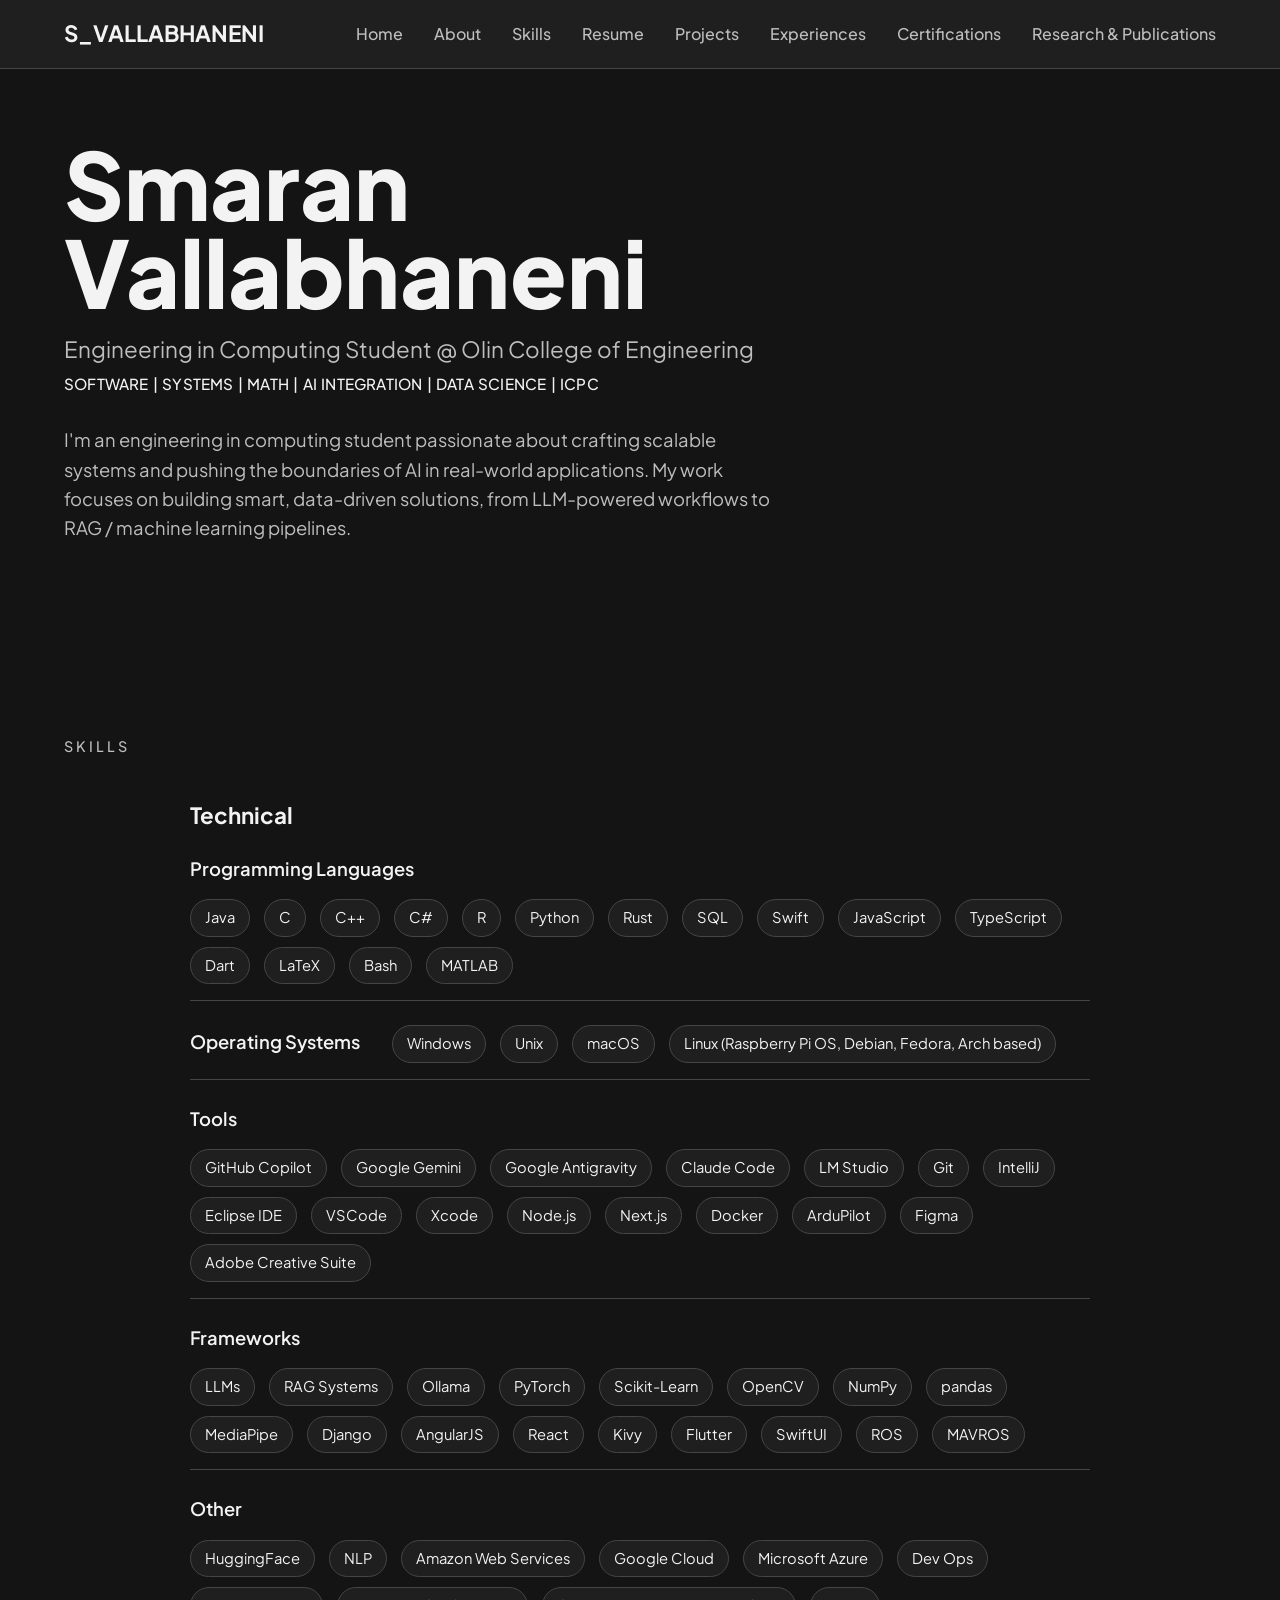
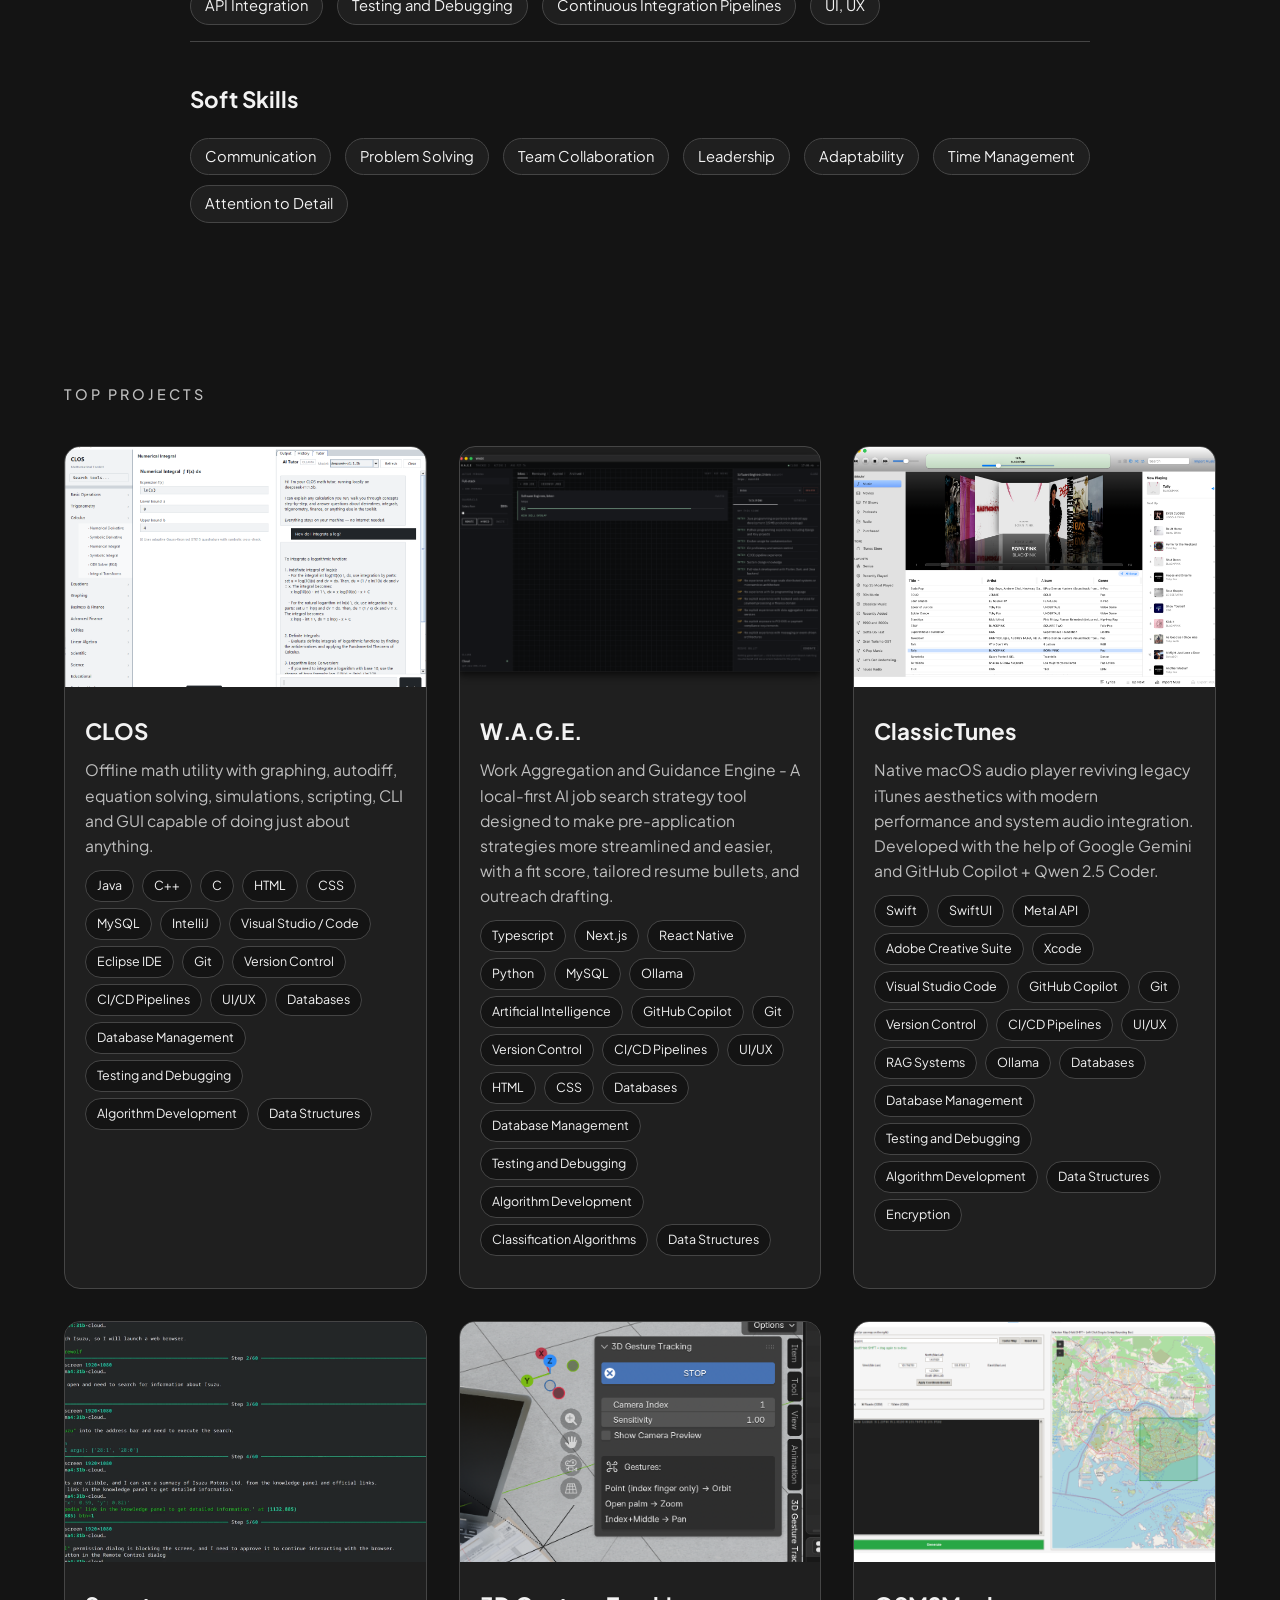
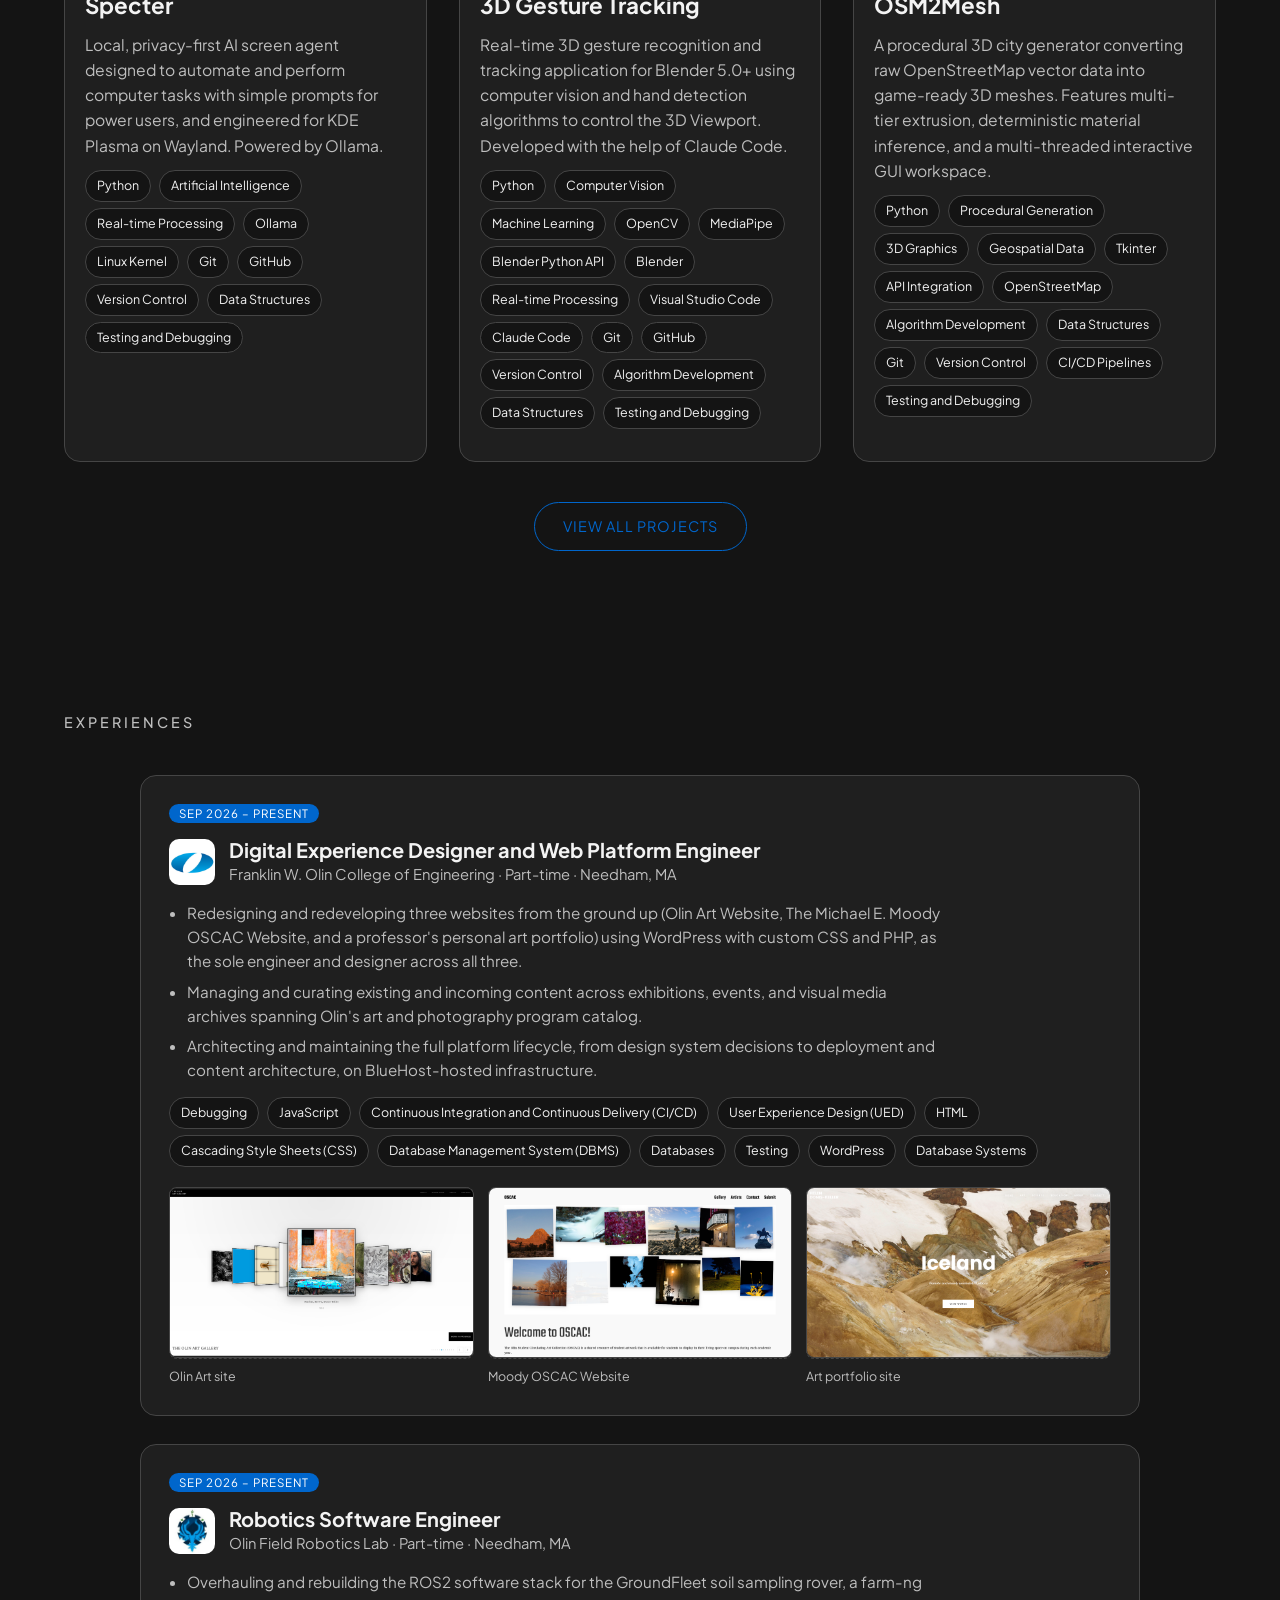
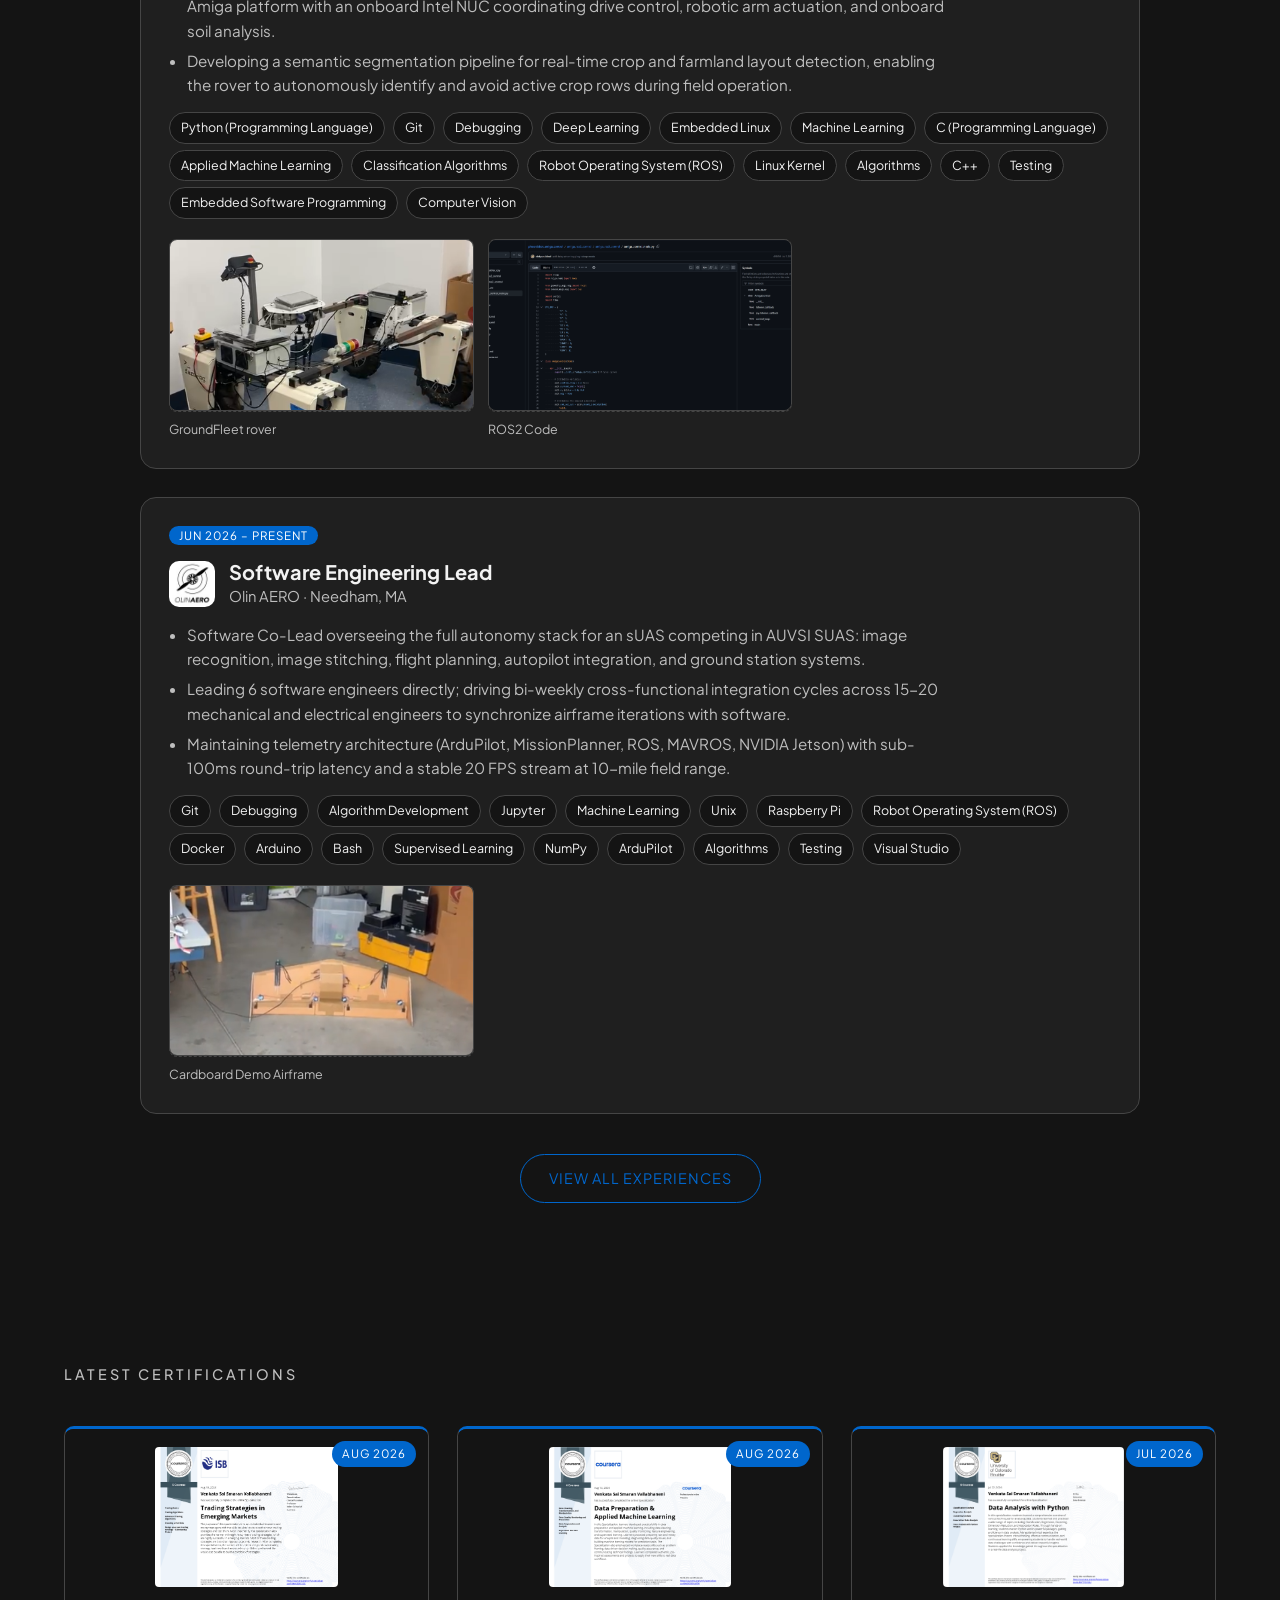
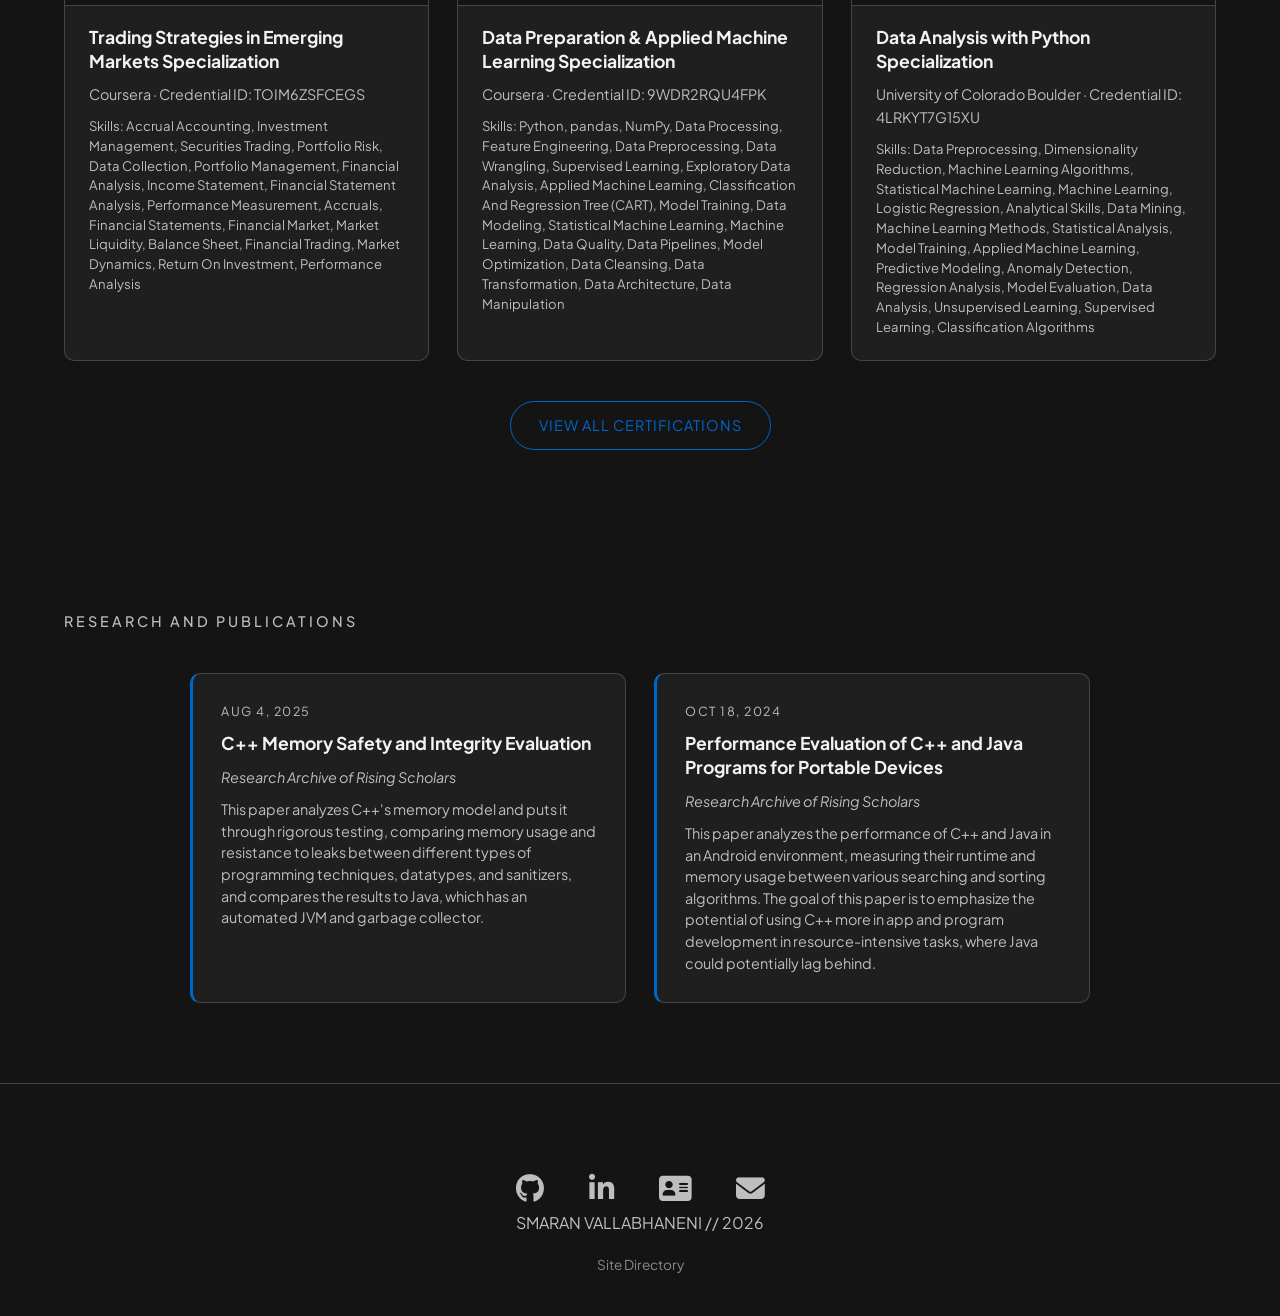
<file: index.html>
<!DOCTYPE html>
<html lang="en">
<head>
    <meta charset="UTF-8">
    <meta name="viewport" content="width=device-width, initial-scale=1.0">
    <title>Smaran Vallabhaneni</title>
    <link rel="stylesheet" href="styles.css">
    <link rel="icon" type="image/x-icon" href="images/favicon.png">
    <link rel="stylesheet" href="https://fonts.googleapis.com/css2?family=Plus+Jakarta+Sans:wght@300;400;500;600;700&display=swap">
    <link rel="stylesheet" href="https://cdnjs.cloudflare.com/ajax/libs/font-awesome/6.6.0/css/all.min.css" integrity="sha512-Kc323vGBEqzTmouAECnVceyQqyqdsSiqLQISBL29aUW4U/M7pSPA/gEUZQqv1cwx4OnYxTxve5UMg5GT6L4JJg==" crossorigin="anonymous" referrerpolicy="no-referrer" />
    <link rel="canonical" href="https://smaran-vallabhaneni.com/">
</head>
<body>
    <nav>
        <div class="container">
            <div class="nav-inner">
                <a href="index.html" class="logo">S_VALLABHANENI</a>
                <button class="hamburger" aria-label="Toggle menu">
                    <span></span>
                    <span></span>
                    <span></span>
                </button>

                <div class="nav-links desktop-nav">
                    <a href="index.html">Home</a>
                    <a href="about.html">About</a>
                    <a href="index.html#skills">Skills</a>
                    <a href="Smaran_Vallabhaneni_Resume.pdf">Resume</a>
                    <a href="projects.html">Projects</a>
                    <a href="experiences.html">Experiences</a>
                    <a href="certifications.html">Certifications</a>
                    <a href="index.html#research">Research & Publications</a>
                </div>
            </div>
        </div>
    </nav>

    <div class="mobile-menu">
        <button class="close-menu" aria-label="Close menu">×</button>
        <div class="mobile-menu-inner">
            <a href="index.html">Home</a>
            <a href="about.html">About</a>
            <a href="index.html#skills">Skills</a>
            <a href="Smaran_Vallabhaneni_Resume.pdf">Resume</a>
            <a href="projects.html">Projects</a>
            <a href="experiences.html">Experiences</a>
            <a href="certifications.html">Certifications</a>
            <a href="index.html#research">Research & Publications</a>
        </div>
    </div>

    <main class="container">

        <section class="hero" id="about">
            <h1>Smaran<br>Vallabhaneni</h1>
            <p class="hero-sub main-tagline">Engineering in Computing Student @ Olin College of Engineering</p>
            <p class="hero-sub degree-line">SOFTWARE | SYSTEMS | MATH | AI INTEGRATION | DATA SCIENCE | ICPC</p>

            <p class="hero-bio">
                I'm an engineering in computing student passionate about crafting scalable systems and pushing the boundaries of AI in real-world applications. My work focuses on building smart, data-driven solutions, from LLM-powered workflows to RAG / machine learning pipelines.
            </p>
        </section>

        <section class="section" id="skills">
            <h2 class="section-label">SKILLS</h2>

            <div class="skills-compact">

                <h3 class="group-heading">Technical</h3>
                <div class="skills-row">
                    <h3 class="compact-label">Programming Languages</h3>
                    <div class="skills-tags compact-tags">
                        <span class="skill-tag">Java</span>
                        <span class="skill-tag">C</span>
                        <span class="skill-tag">C++</span>
                        <span class="skill-tag">C#</span>
                        <span class="skill-tag">R</span>
                        <span class="skill-tag">Python</span>
                        <span class="skill-tag">Rust</span>
                        <span class="skill-tag">SQL</span>
                        <span class="skill-tag">Swift</span>
                        <span class="skill-tag">JavaScript</span>
                        <span class="skill-tag">TypeScript</span>
                        <span class="skill-tag">Dart</span>
                        <span class="skill-tag">LaTeX</span>
                        <span class="skill-tag">Bash</span>
                        <span class="skill-tag">MATLAB</span>
                    </div>
                </div>
				
                <div class="skills-row">
                    <h3 class="compact-label">Operating Systems</h3>
                    <div class="skills-tags compact-tags">
                        <span class="skill-tag">Windows</span>
                        <span class="skill-tag">Unix</span>
                        <span class="skill-tag">macOS</span>
                        <span class="skill-tag">Linux (Raspberry Pi OS, Debian, Fedora, Arch based)</span>
                    </div>
                </div>
        
                <div class="skills-row">
                    <h3 class="compact-label">Tools</h3>
                    <div class="skills-tags compact-tags">
                        <span class="skill-tag">GitHub Copilot</span>
                        <span class="skill-tag">Google Gemini</span>
                        <span class="skill-tag">Google Antigravity</span>
                        <span class="skill-tag">Claude Code</span>
                        <span class="skill-tag">LM Studio</span>
                        <span class="skill-tag">Git</span>
                        <span class="skill-tag">IntelliJ</span>
                        <span class="skill-tag">Eclipse IDE</span>
                        <span class="skill-tag">VSCode</span>
                        <span class="skill-tag">Xcode</span>
                        <span class="skill-tag">Node.js</span>
                        <span class="skill-tag">Next.js</span>
                        <span class="skill-tag">Docker</span>
                        <span class="skill-tag">ArduPilot</span>
                        <span class="skill-tag">Figma</span>
                        <span class="skill-tag">Adobe Creative Suite</span>
                    </div>
                </div>
        
                <div class="skills-row">
                    <h3 class="compact-label">Frameworks</h3>
                    <div class="skills-tags compact-tags">
                        <span class="skill-tag">LLMs</span>
                        <span class="skill-tag">RAG Systems</span>
                        <span class="skill-tag">Ollama</span>
                        <span class="skill-tag">PyTorch</span>
                        <span class="skill-tag">Scikit-Learn</span>
                        <span class="skill-tag">OpenCV</span>
                        <span class="skill-tag">NumPy</span>
                        <span class="skill-tag">pandas</span>
                        <span class="skill-tag">MediaPipe</span>
                        <span class="skill-tag">Django</span>
                        <span class="skill-tag">AngularJS</span>
                        <span class="skill-tag">React</span>
                        <span class="skill-tag">Kivy</span>
                        <span class="skill-tag">Flutter</span>
                        <span class="skill-tag">SwiftUI</span>
                        <span class="skill-tag">ROS</span>
                        <span class="skill-tag">MAVROS</span>
                    </div>
                </div>
        
                <div class="skills-row">
                    <h3 class="compact-label">Other</h3>
                    <div class="skills-tags compact-tags">
                        <span class="skill-tag">HuggingFace</span>
                        <span class="skill-tag">NLP</span>
                        <span class="skill-tag">Amazon Web Services</span>
                        <span class="skill-tag">Google Cloud</span>
                        <span class="skill-tag">Microsoft Azure</span>
                        <span class="skill-tag">Dev Ops</span>
                        <span class="skill-tag">API Integration</span>
                        <span class="skill-tag">Testing and Debugging</span>
                        <span class="skill-tag">Continuous Integration Pipelines</span>
                        <span class="skill-tag">UI, UX</span>
                    </div>
                </div>

                <h3 class="group-heading">Soft Skills</h3>
                <div class="skills-row" style="border-bottom: none; margin-bottom: 0; padding-bottom: 0;">
                    <div class="skills-tags compact-tags">
                        <span class="skill-tag">Communication</span>
                        <span class="skill-tag">Problem Solving</span>
                        <span class="skill-tag">Team Collaboration</span>
                        <span class="skill-tag">Leadership</span>
                        <span class="skill-tag">Adaptability</span>
                        <span class="skill-tag">Time Management</span>
                        <span class="skill-tag">Attention to Detail</span>
                    </div>
                </div>

            </div>
        </section>

        <section class="section" id="projects">
            <h2 class="section-label">TOP PROJECTS</h2>
            <div class="bento-grid">

                <a href="https://closapp.org/" target="_blank" class="bento-item project-link">
                    <img class="bento-img" src="images/clos.png" alt="CLOS">
                    <div class="bento-overlay">
                        <h3>CLOS</h3>
                        <p>Offline math utility with  graphing, autodiff, equation solving, simulations, scripting, CLI and GUI capable of doing just about anything.</p>
                        <div class="pills-container">
                            <span class="pill">Java</span>
                            <span class="pill">C++</span>
                            <span class="pill">C</span>
                            <span class="pill">HTML</span>
                            <span class="pill">CSS</span>
                            <span class="pill">MySQL</span>
                            <span class="pill">IntelliJ</span>
                            <span class="pill">Visual Studio / Code</span>
                            <span class="pill">Eclipse IDE</span>
                            <span class="pill">Git</span>
                            <span class="pill">Version Control</span>
                            <span class="pill">CI/CD Pipelines</span>
                            <span class="pill">UI/UX</span>
                            <span class="pill">Databases</span>
                            <span class="pill">Database Management</span>
                            <span class="pill">Testing and Debugging</span>
                            <span class="pill">Algorithm Development</span>
                            <span class="pill">Data Structures</span>
                        </div>
                    </div>
                </a>

                <a href="https://smaran-vallabhaneni.com/W.A.G.E/" target="_blank" class="bento-item project-link">
                    <img class="bento-img" src="images/wage.png" alt="W.A.G.E.">
                    <div class="bento-overlay">
                        <h3>W.A.G.E.</h3>
                        <p>Work Aggregation and Guidance Engine - A local-first AI job search strategy tool designed to make pre-application strategies more streamlined and easier, with a fit score, tailored resume bullets, and outreach drafting.</p>
                        <div class="pills-container">
                            <span class="pill">Typescript</span>
                            <span class="pill">Next.js</span>
                            <span class="pill">React Native</span>
                            <span class="pill">Python</span>
                            <span class="pill">MySQL</span>
                            <span class="pill">Ollama</span>
                            <span class="pill">Artificial Intelligence</span>
                            <span class="pill">GitHub Copilot</span>
                            <span class="pill">Git</span>
                            <span class="pill">Version Control</span>
                            <span class="pill">CI/CD Pipelines</span>
                            <span class="pill">UI/UX</span>
                            <span class="pill">HTML</span>
                            <span class="pill">CSS</span>
                            <span class="pill">Databases</span>
                            <span class="pill">Database Management</span>
                            <span class="pill">Testing and Debugging</span>
                            <span class="pill">Algorithm Development</span>
                            <span class="pill">Classification Algorithms</span>
                            <span class="pill">Data Structures</span>
                        </div>
                    </div>
                </a>

                <a href="https://smaran-vallabhaneni.com/ClassicTunes/" target="_blank" class="bento-item project-link">
                    <img class="bento-img" src="images/classictunes.png" alt="ClassicTunes">
                    <div class="bento-overlay">
                        <h3>ClassicTunes</h3>
                        <p>Native macOS audio player reviving legacy iTunes aesthetics with modern performance and system audio integration. Developed with the help of Google Gemini and GitHub Copilot + Qwen 2.5 Coder.</p>
                        <div class="pills-container">
                            <span class="pill">Swift</span>
                            <span class="pill">SwiftUI</span>
                            <span class="pill">Metal API</span>
                            <span class="pill">Adobe Creative Suite</span>
                            <span class="pill">Xcode</span>
                            <span class="pill">Visual Studio Code</span>
                            <span class="pill">GitHub Copilot</span>
                            <span class="pill">Git</span>
                            <span class="pill">Version Control</span>
                            <span class="pill">CI/CD Pipelines</span>
                            <span class="pill">UI/UX</span>
                            <span class="pill">RAG Systems</span>
                            <span class="pill">Ollama</span>
                            <span class="pill">Databases</span>
                            <span class="pill">Database Management</span>
                            <span class="pill">Testing and Debugging</span>
                            <span class="pill">Algorithm Development</span>
                            <span class="pill">Data Structures</span>
                            <span class="pill">Encryption</span>
                        </div>
                    </div>
                </a>

                <a href="https://github.com/happysmaran/Specter" target="_blank" class="bento-item project-link">
                    <img class="bento-img" src="images/specter.png" alt="3D Gesture Tracking">
                    <div class="bento-overlay">
                        <h3>Specter</h3>
                        <p>Local, privacy-first AI screen agent designed to automate and perform computer tasks with simple prompts for power users, and engineered for KDE Plasma on Wayland. Powered by Ollama.</p>
                        <div class="pills-container">
                            <span class="pill">Python</span>
                            <span class="pill">Artificial Intelligence</span>
                            <span class="pill">Real-time Processing</span>
                            <span class="pill">Ollama</span>
                            <span class="pill">Linux Kernel</span>
                            <span class="pill">Git</span>
                            <span class="pill">GitHub</span>
                            <span class="pill">Version Control</span>
                            <span class="pill">Data Structures</span>
                            <span class="pill">Testing and Debugging</span>
                        </div>
                    </div>
                </a>

                <a href="https://smaran-vallabhaneni.com/3D-Gesture-Tracking/" target="_blank" class="bento-item project-link">
                    <img class="bento-img" src="images/3dtrack.png" alt="3D Gesture Tracking">
                    <div class="bento-overlay">
                        <h3>3D Gesture Tracking</h3>
                        <p>Real-time 3D gesture recognition and tracking application for Blender 5.0+ using computer vision and hand detection algorithms to control the 3D Viewport. Developed with the help of Claude Code.</p>
                        <div class="pills-container">
                            <span class="pill">Python</span>
                            <span class="pill">Computer Vision</span>
                            <span class="pill">Machine Learning</span>
                            <span class="pill">OpenCV</span>
                            <span class="pill">MediaPipe</span>
                            <span class="pill">Blender Python API</span>
                            <span class="pill">Blender</span>
                            <span class="pill">Real-time Processing</span>
                            <span class="pill">Visual Studio Code</span>
                            <span class="pill">Claude Code</span>
                            <span class="pill">Git</span>
                            <span class="pill">GitHub</span>
                            <span class="pill">Version Control</span>
                            <span class="pill">Algorithm Development</span>
                            <span class="pill">Data Structures</span>
                            <span class="pill">Testing and Debugging</span>
                        </div>
                    </div>
                </a>

                <a href="https://github.com/happysmaran/OSM2Mesh" target="_blank" class="bento-item project-link">
                    <img class="bento-img" src="images/osm2mesh.png" alt="OSM2Mesh">
                    <div class="bento-overlay">
                        <h3>OSM2Mesh</h3>
                        <p>A procedural 3D city generator converting raw OpenStreetMap vector data into game-ready 3D meshes. Features multi-tier extrusion, deterministic material inference, and a multi-threaded interactive GUI workspace.</p>
                        <div class="pills-container">
                            <span class="pill">Python</span>
                            <span class="pill">Procedural Generation</span>
                            <span class="pill">3D Graphics</span>
                            <span class="pill">Geospatial Data</span>
                            <span class="pill">Tkinter</span>
                            <span class="pill">API Integration</span>
                            <span class="pill">OpenStreetMap</span>
                            <span class="pill">Algorithm Development</span>
                            <span class="pill">Data Structures</span>
                            <span class="pill">Git</span>
                            <span class="pill">Version Control</span>
                            <span class="pill">CI/CD Pipelines</span>
                            <span class="pill">Testing and Debugging</span>
                        </div>
                    </div>
                </a>

            </div>
            <div class="view-all-wrap">
                <a href="projects.html" class="view-all-link">View All Projects</a>
            </div>
        </section>

        <section class="section" id="experiences">
            <h2 class="section-label">EXPERIENCES</h2>
            <div class="exp-timeline">

                <article class="exp-item">
                    <div class="exp-when"><span class="exp-date">Sep 2026 – Present</span></div>
                    <div class="exp-main">
                        <header class="exp-head">
                            <img src="experiences/olin-logo.png" alt="Franklin W. Olin College of Engineering logo" class="exp-logo" onerror="this.remove()">
                            <div>
                                <h3>Digital Experience Designer and Web Platform Engineer</h3>
                                <p class="exp-card-org">Franklin W. Olin College of Engineering · Part-time · Needham, MA</p>
                            </div>
                        </header>
                        <ul class="exp-points">
                            <li>Redesigning and redeveloping three websites from the ground up (Olin Art Website, The Michael E. Moody OSCAC Website, and a professor's personal art portfolio) using WordPress with custom CSS and PHP, as the sole engineer and designer across all three.</li>
                            <li>Managing and curating existing and incoming content across exhibitions, events, and visual media archives spanning Olin's art and photography program catalog.</li>
                            <li>Architecting and maintaining the full platform lifecycle, from design system decisions to deployment and content architecture, on BlueHost-hosted infrastructure.</li>
                        </ul>
                        <div class="pills-container">
                            <span class="pill">Debugging</span>
                            <span class="pill">JavaScript</span>
                            <span class="pill">Continuous Integration and Continuous Delivery (CI/CD)</span>
                            <span class="pill">User Experience Design (UED)</span>
                            <span class="pill">HTML</span>
                            <span class="pill">Cascading Style Sheets (CSS)</span>
                            <span class="pill">Database Management System (DBMS)</span>
                            <span class="pill">Databases</span>
                            <span class="pill">Testing</span>
                            <span class="pill">WordPress</span>
                            <span class="pill">Database Systems</span>
                        </div>
                        <div class="exp-gallery">
                            <figure class="exp-slot"><img src="experiences/web-1.png" alt="Olin Art Site" loading="lazy" onerror="this.remove()"><figcaption>Olin Art site</figcaption></figure>
                            <figure class="exp-slot"><img src="experiences/web-2.png" alt="Moody OSCAC site" loading="lazy" onerror="this.remove()"><figcaption>Moody OSCAC Website</figcaption></figure>
                            <figure class="exp-slot"><img src="experiences/web-3.png" alt="Art portfolio site" loading="lazy" onerror="this.remove()"><figcaption>Art portfolio site</figcaption></figure>
                        </div>
                    </div>
                </article>

                <article class="exp-item">
                    <div class="exp-when"><span class="exp-date">Sep 2026 – Present</span></div>
                    <div class="exp-main">
                        <header class="exp-head">
                            <img src="experiences/ofrl-logo.jpeg" alt="Olin Field Robotics Lab logo" class="exp-logo" onerror="this.remove()">
                            <div>
                                <h3>Robotics Software Engineer</h3>
                                <p class="exp-card-org">Olin Field Robotics Lab · Part-time · Needham, MA</p>
                            </div>
                        </header>
                        <ul class="exp-points">
                            <li>Overhauling and rebuilding the ROS2 software stack for the GroundFleet soil sampling rover, a farm-ng Amiga platform with an onboard Intel NUC coordinating drive control, robotic arm actuation, and onboard soil analysis.</li>
                            <li>Developing a semantic segmentation pipeline for real-time crop and farmland layout detection, enabling the rover to autonomously identify and avoid active crop rows during field operation.</li>
                        </ul>
                        <div class="pills-container">
                            <span class="pill">Python (Programming Language)</span>
                            <span class="pill">Git</span>
                            <span class="pill">Debugging</span>
                            <span class="pill">Deep Learning</span>
                            <span class="pill">Embedded Linux</span>
                            <span class="pill">Machine Learning</span>
                            <span class="pill">C (Programming Language)</span>
                            <span class="pill">Applied Machine Learning</span>
                            <span class="pill">Classification Algorithms</span>
                            <span class="pill">Robot Operating System (ROS)</span>
                            <span class="pill">Linux Kernel</span>
                            <span class="pill">Algorithms</span>
                            <span class="pill">C++</span>
                            <span class="pill">Testing</span>
                            <span class="pill">Embedded Software Programming</span>
                            <span class="pill">Computer Vision</span>
                        </div>
                        <div class="exp-gallery">
                            <figure class="exp-slot"><img src="experiences/robotics-1.png" alt="GroundFleet rover" loading="lazy" onerror="this.remove()"><figcaption>GroundFleet rover</figcaption></figure>
                            <figure class="exp-slot"><img src="experiences/robotics-2.png" alt="Robotic arm" loading="lazy" onerror="this.remove()"><figcaption>ROS2 Code</figcaption></figure>
                        </div>
                    </div>
                </article>

                <article class="exp-item">
                    <div class="exp-when"><span class="exp-date">Jun 2026 – Present</span></div>
                    <div class="exp-main">
                        <header class="exp-head">
                            <img src="experiences/aero-logo.jpeg" alt="Olin AERO logo" class="exp-logo" onerror="this.remove()">
                            <div>
                                <h3>Software Engineering Lead</h3>
                                <p class="exp-card-org">Olin AERO · Needham, MA</p>
                            </div>
                        </header>
                        <ul class="exp-points">
                            <li>Software Co-Lead overseeing the full autonomy stack for an sUAS competing in AUVSI SUAS: image recognition, image stitching, flight planning, autopilot integration, and ground station systems.</li>
                            <li>Leading 6 software engineers directly; driving bi-weekly cross-functional integration cycles across 15-20 mechanical and electrical engineers to synchronize airframe iterations with software.</li>
                            <li>Maintaining telemetry architecture (ArduPilot, MissionPlanner, ROS, MAVROS, NVIDIA Jetson) with sub-100ms round-trip latency and a stable 20 FPS stream at 10-mile field range.</li>
                        </ul>
                        <div class="pills-container">
                            <span class="pill">Git</span>
                            <span class="pill">Debugging</span>
                            <span class="pill">Algorithm Development</span>
                            <span class="pill">Jupyter</span>
                            <span class="pill">Machine Learning</span>
                            <span class="pill">Unix</span>
                            <span class="pill">Raspberry Pi</span>
                            <span class="pill">Robot Operating System (ROS)</span>
                            <span class="pill">Docker</span>
                            <span class="pill">Arduino</span>
                            <span class="pill">Bash</span>
                            <span class="pill">Supervised Learning</span>
                            <span class="pill">NumPy</span>
                            <span class="pill">ArduPilot</span>
                            <span class="pill">Algorithms</span>
                            <span class="pill">Testing</span>
                            <span class="pill">Visual Studio</span>
                        </div>
                        <div class="exp-gallery">
                            <figure class="exp-slot"><img src="experiences/aero-lead-1.png" alt="Airframe" loading="lazy" onerror="this.remove()"><figcaption>Cardboard Demo Airframe</figcaption></figure>
                        </div>
                    </div>
                </article>

            </div>
            <div class="view-all-wrap">
                <a href="experiences.html" class="view-all-link">View All Experiences</a>
            </div>
        </section>

        <section class="section" id="certifications">
            <h2 class="section-label">LATEST CERTIFICATIONS</h2>
            <div class="cert-grid">

                <a href="https://www.coursera.org/account/accomplishments/specialization/TOIM6ZSFCEGS" target="_blank" class="cert-card">
                    <div class="cert-thumb">
                        <img src="certificates/isb_trading.png" alt="Trading Strategies in Emerging Markets Specialization Certificate" class="cert-thumb-img">
                        <span class="cert-card-date">Aug 2026</span>
                    </div>
                    <div class="cert-card-body">
                        <h3>Trading Strategies in Emerging Markets Specialization</h3>
                        <p class="cert-card-issuer">Coursera · Credential ID: TOIM6ZSFCEGS</p>
                        <p class="cert-card-skills">Skills: Accrual Accounting, Investment Management, Securities Trading, Portfolio Risk, Data Collection, Portfolio Management, Financial Analysis, Income Statement, Financial Statement Analysis, Performance Measurement, Accruals, Financial Statements, Financial Market, Market Liquidity, Balance Sheet, Financial Trading, Market Dynamics, Return On Investment, Performance Analysis</p>
                    </div>
                </a>

                <a href="https://www.coursera.org/account/accomplishments/specialization/9WDR2RQU4FPK" target="_blank" class="cert-card">
                    <div class="cert-thumb">
                        <img src="certificates/coursera_data_machine.png" alt="Data Preparation & Applied Machine Learning Specialization Certificate" class="cert-thumb-img">
                        <span class="cert-card-date">Aug 2026</span>
                    </div>
                    <div class="cert-card-body">
                        <h3>Data Preparation & Applied Machine Learning Specialization</h3>
                        <p class="cert-card-issuer">Coursera · Credential ID: 9WDR2RQU4FPK</p>
                        <p class="cert-card-skills">Skills: Python, pandas, NumPy, Data Processing, Feature Engineering, Data Preprocessing, Data Wrangling, Supervised Learning, Exploratory Data Analysis, Applied Machine Learning, Classification And Regression Tree (CART), Model Training, Data Modeling, Statistical Machine Learning, Machine Learning, Data Quality, Data Pipelines, Model Optimization, Data Cleansing, Data Transformation, Data Architecture, Data Manipulation</p>
                    </div>
                </a>

                <a href="https://www.coursera.org/account/accomplishments/specialization/4LRKYT7G15XU" target="_blank" class="cert-card">
                    <div class="cert-thumb">
                        <img src="certificates/ucboulder_datanalys_python.png" alt="Data Analysis with Python Specialization Certificate" class="cert-thumb-img">
                        <span class="cert-card-date">Jul 2026</span>
                    </div>
                    <div class="cert-card-body">
                        <h3>Data Analysis with Python Specialization</h3>
                        <p class="cert-card-issuer">University of Colorado Boulder · Credential ID: 4LRKYT7G15XU</p>
                        <p class="cert-card-skills">Skills: Data Preprocessing, Dimensionality Reduction, Machine Learning Algorithms, Statistical Machine Learning, Machine Learning, Logistic Regression, Analytical Skills, Data Mining, Machine Learning Methods, Statistical Analysis, Model Training, Applied Machine Learning, Predictive Modeling, Anomaly Detection, Regression Analysis, Model Evaluation, Data Analysis, Unsupervised Learning, Supervised Learning, Classification Algorithms</p>
                    </div>
                </a>

            </div>
            <div class="view-all-wrap">
                <a href="certifications.html" class="view-all-link">View All Certifications</a>
            </div>
        </section>


        <section class="section" id="research">
            <h2 class="section-label">RESEARCH AND PUBLICATIONS</h2>
            <div class="pub-grid">
                <a href="https://doi.org/10.58445/rars.2876" target="_blank" class="pub-card">
                    <span class="pub-card-date">Aug 4, 2025</span>
                    <h3>C++ Memory Safety and Integrity Evaluation</h3>
                    <p class="pub-card-source">Research Archive of Rising Scholars</p>
                    <p class="pub-card-summary">This paper analyzes C++'s memory model and puts it through rigorous testing, comparing memory usage and resistance to leaks between different types of programming techniques, datatypes, and sanitizers, and compares the results to Java, which has an automated JVM and garbage collector.</p>
                </a>

                <a href="https://doi.org/10.58445/rars.1783" target="_blank" class="pub-card">
                    <span class="pub-card-date">Oct 18, 2024</span>
                    <h3>Performance Evaluation of C++ and Java Programs for Portable Devices</h3>
                    <p class="pub-card-source">Research Archive of Rising Scholars</p>
                    <p class="pub-card-summary">This paper analyzes the performance of C++ and Java in an Android environment, measuring their runtime and memory usage between various searching and sorting algorithms. The goal of this paper is to emphasize the potential of using C++ more in app and program development in resource-intensive tasks, where Java could potentially lag behind.</p>
                </a>
            </div>
        </section>

    </main>

    <footer>
        <div class="social-links">
            <a href="https://github.com/happysmaran" target="_blank" aria-label="GitHub">
                <i class="fab fa-github"></i>
            </a>
            <a href="https://linkedin.com/in/smaran-vallabhaneni" target="_blank" aria-label="LinkedIn">
                <i class="fab fa-linkedin-in"></i>
            </a>
            <a href="Smaran_Vallabhaneni_Resume.pdf" target="_blank" aria-label="Resume">
                <i class="fas fa-address-card"></i>
            </a>
            <a href="mailto:smaranvallabhaneni@gmail.com" aria-label="Email">
                <i class="fas fa-envelope"></i>
            </a>
        </div>
        <p>SMARAN VALLABHANENI // 2026</p>
        <p style="margin-top: 15px;">
            <a href="directory.html" style="color: var(--text-light); text-decoration: none; font-size: 0.85rem; opacity: 0.7;">Site Directory</a>
        </p>
    </footer>

    <script>
        const hamburger = document.querySelector('.hamburger');
        const mobileMenu = document.querySelector('.mobile-menu');

        if (hamburger && mobileMenu) {
            hamburger.addEventListener('click', () => {
                hamburger.classList.toggle('active');
                mobileMenu.classList.toggle('active');
            });

            document.querySelector('.close-menu')?.addEventListener('click', () => {
                hamburger.classList.remove('active');
                mobileMenu.classList.remove('active');
            });

            document.querySelectorAll('.mobile-menu a').forEach(link => {
                link.addEventListener('click', () => {
                    hamburger.classList.remove('active');
                    mobileMenu.classList.remove('active');
                });
            });

            document.addEventListener('keydown', e => {
                if (e.key === 'Escape' && mobileMenu.classList.contains('active')) {
                    hamburger.classList.remove('active');
                    mobileMenu.classList.remove('active');
                }
            });
        }
    </script>
</body>
</html>
</file>
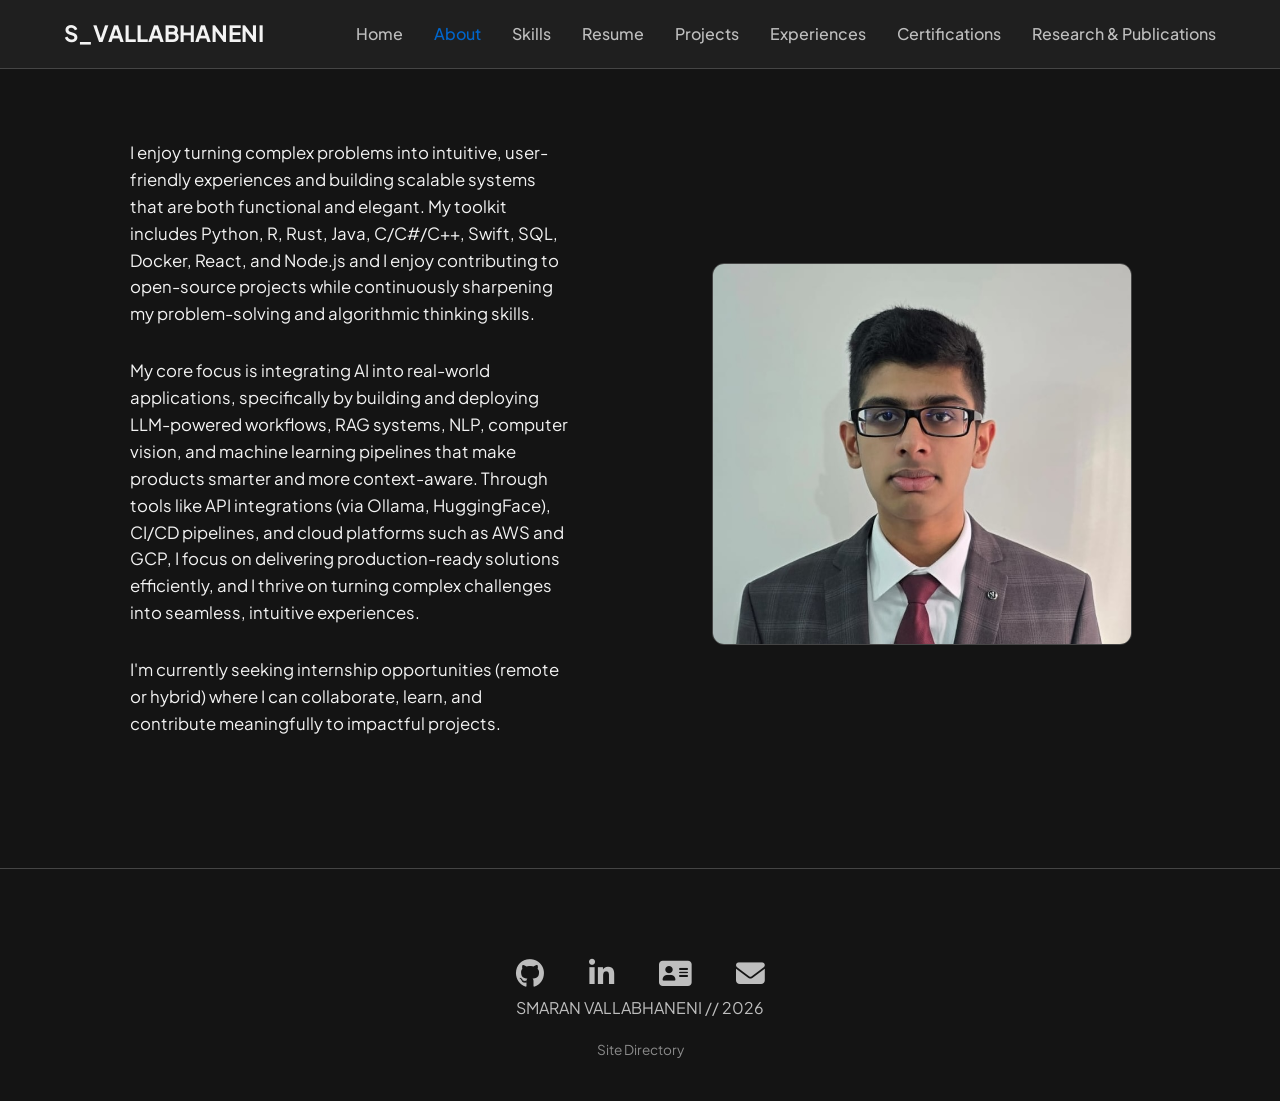
<file: about.html>
<!DOCTYPE html>
<html lang="en">
<head>
    <meta charset="UTF-8">
    <meta name="viewport" content="width=device-width, initial-scale=1.0">
    <title>About | Smaran Vallabhaneni</title>
    <link rel="stylesheet" href="styles.css">
    <link rel="icon" type="image/x-icon" href="images/favicon.png">
    <link rel="stylesheet" href="https://fonts.googleapis.com/css2?family=Plus+Jakarta+Sans:wght@300;400;500;600;700&display=swap">
    <link rel="stylesheet" href="https://cdnjs.cloudflare.com/ajax/libs/font-awesome/6.6.0/css/all.min.css" integrity="sha512-Kc323vGBEqzTmouAECnVceyQqyqdsSiqLQISBL29aUW4U/M7pSPA/gEUZQqv1cwx4OnYxTxve5UMg5GT6L4JJg==" crossorigin="anonymous" referrerpolicy="no-referrer" />
</head>
<body>

    <nav>
        <div class="container">
            <div class="nav-inner">
                <a href="index.html" class="logo">S_VALLABHANENI</a>
                <button class="hamburger" aria-label="Toggle menu">
                    <span></span>
                    <span></span>
                    <span></span>
                </button>

                <div class="nav-links desktop-nav">
                    <a href="index.html">Home</a>
                    <a href="about.html" class="active">About</a>
                    <a href="index.html#skills">Skills</a>
                    <a href="Smaran_Vallabhaneni_Resume.pdf">Resume</a>
                    <a href="projects.html">Projects</a>
                    <a href="experiences.html">Experiences</a>
                    <a href="certifications.html">Certifications</a>
                    <a href="index.html#research">Research & Publications</a>
                </div>
            </div>
        </div>
    </nav>

    <div class="mobile-menu">
        <button class="close-menu" aria-label="Close menu">×</button>
        <div class="mobile-menu-inner">
            <a href="index.html">Home</a>
            <a href="about.html">About</a>
            <a href="index.html#skills">Skills</a>
            <a href="Smaran_Vallabhaneni_Resume.pdf">Resume</a>
            <a href="projects.html">Projects</a>
            <a href="experiences.html">Experiences</a>
            <a href="certifications.html">Certifications</a>
            <a href="index.html#research">Research & Publications</a>
        </div>
    </div>

    <main class="container">
        <section class="section about-section" style="padding-top: 140px; padding-bottom: 100px;">
            <div class="about-wrapper">
                <div class="about-text">
                    <p>I enjoy turning complex problems into intuitive, user-friendly experiences and building scalable systems that are both functional and elegant. My toolkit includes Python, R, Rust, Java, C/C#/C++, Swift, SQL, Docker, React, and Node.js and I enjoy contributing to open-source projects while continuously sharpening my problem-solving and algorithmic thinking skills.</p>
                    
                    <p>My core focus is integrating AI into real-world applications, specifically by building and deploying LLM-powered workflows, RAG systems, NLP, computer vision, and machine learning pipelines that make products smarter and more context-aware. Through tools like API integrations (via Ollama, HuggingFace), CI/CD pipelines, and cloud platforms such as AWS and GCP, I focus on delivering production-ready solutions efficiently, and I thrive on turning complex challenges into seamless, intuitive experiences.</p>

                    <p>I'm currently seeking internship opportunities (remote or hybrid) where I can collaborate, learn, and contribute meaningfully to impactful projects.</p>
                </div>

                <div class="about-photo">
                    <img src="images/headshot.JPG" alt="Smaran Vallabhaneni" class="about-image">
                </div>
            </div>
        </section>
    </main>

    <footer>
        <div class="social-links">
            <a href="https://github.com/happysmaran" target="_blank" aria-label="GitHub">
                <i class="fab fa-github"></i>
            </a>
            <a href="https://linkedin.com/in/smaran-vallabhaneni" target="_blank" aria-label="LinkedIn">
                <i class="fab fa-linkedin-in"></i>
            </a>
            <a href="Smaran_Vallabhaneni_Resume.pdf" target="_blank" aria-label="Resume">
                <i class="fas fa-address-card"></i>
            </a>
            <a href="mailto:smaranvallabhaneni@gmail.com" aria-label="Email">
                <i class="fas fa-envelope"></i>
            </a>
        </div>
        <p>SMARAN VALLABHANENI // 2026</p>
        <p style="margin-top: 15px;">
            <a href="directory.html" style="color: var(--text-light); text-decoration: none; font-size: 0.85rem; opacity: 0.7;">Site Directory</a>
        </p>
    </footer>

    <script>
        const hamburger = document.querySelector('.hamburger');
        const mobileMenu = document.querySelector('.mobile-menu');

        if (hamburger && mobileMenu) {
            hamburger.addEventListener('click', () => {
                hamburger.classList.toggle('active');
                mobileMenu.classList.toggle('active');
            });

            document.querySelector('.close-menu')?.addEventListener('click', () => {
                hamburger.classList.remove('active');
                mobileMenu.classList.remove('active');
            });

            document.querySelectorAll('.mobile-menu a').forEach(link => {
                link.addEventListener('click', () => {
                    hamburger.classList.remove('active');
                    mobileMenu.classList.remove('active');
                });
            });

            document.addEventListener('keydown', e => {
                if (e.key === 'Escape' && mobileMenu.classList.contains('active')) {
                    hamburger.classList.remove('active');
                    mobileMenu.classList.remove('active');
                }
            });
        }
    </script>
</body>
</html>
</file>
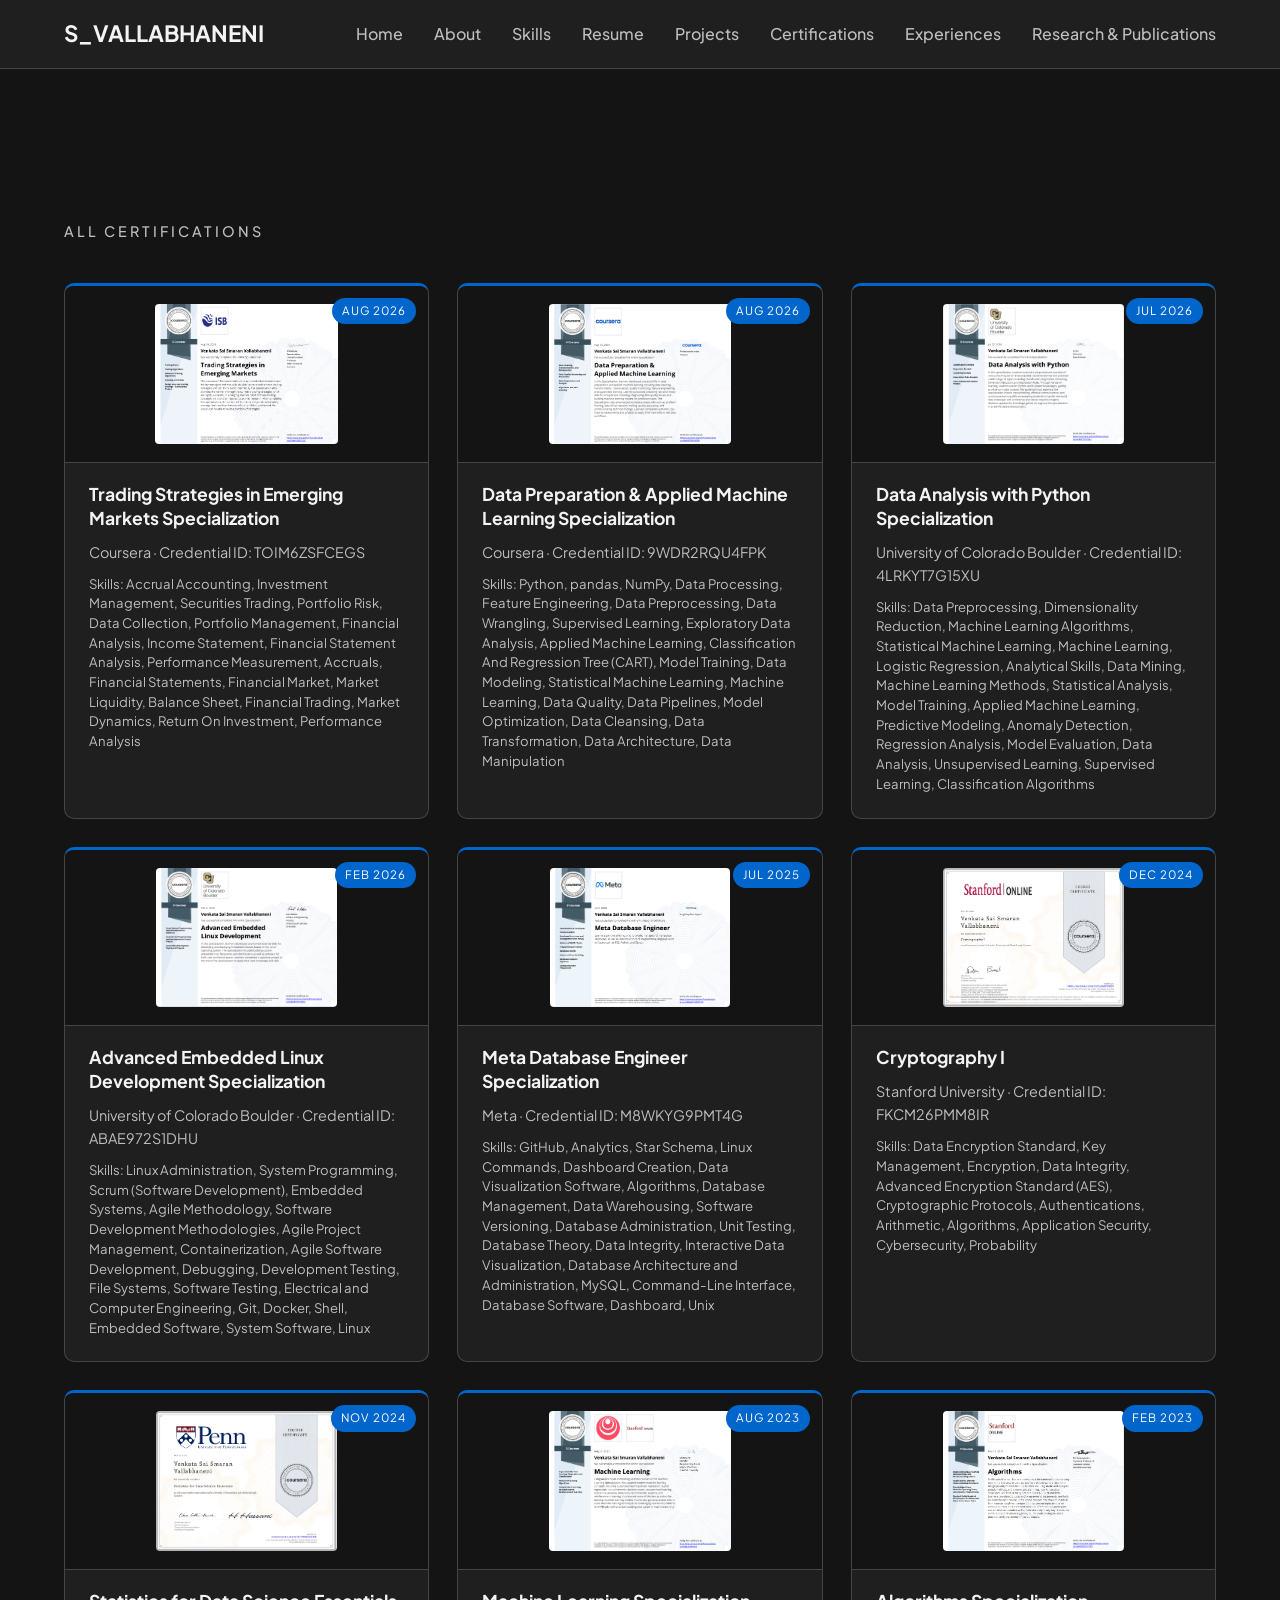
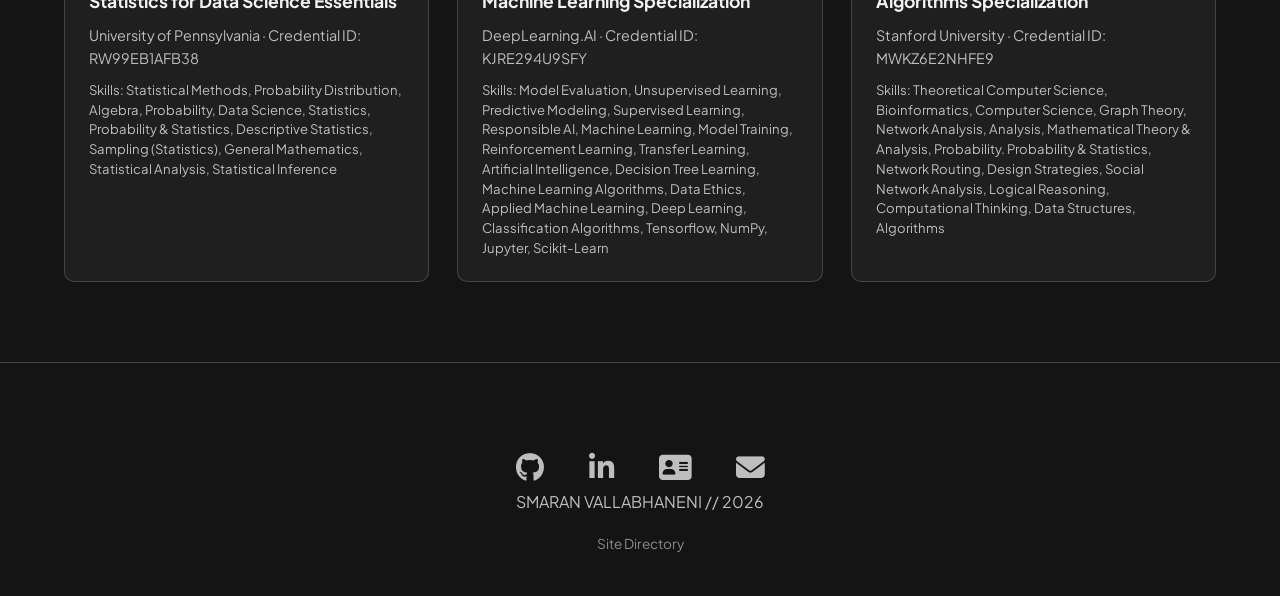
<file: certifications.html>
<!DOCTYPE html>
<html lang="en">
<head>
    <meta charset="UTF-8">
    <meta name="viewport" content="width=device-width, initial-scale=1.0">
    <title>Certifications | Smaran Vallabhaneni</title>
    <link rel="stylesheet" href="styles.css">
    <link rel="icon" type="image/x-icon" href="images/favicon.png">
    <link rel="stylesheet" href="https://fonts.googleapis.com/css2?family=Plus+Jakarta+Sans:wght@300;400;500;600;700&display=swap">
    <link rel="stylesheet" href="https://cdnjs.cloudflare.com/ajax/libs/font-awesome/6.6.0/css/all.min.css" integrity="sha512-Kc323vGBEqzTmouAECnVceyQqyqdsSiqLQISBL29aUW4U/M7pSPA/gEUZQqv1cwx4OnYxTxve5UMg5GT6L4JJg==" crossorigin="anonymous" referrerpolicy="no-referrer" />
</head>
<body>
    <nav>
        <div class="container">
            <div class="nav-inner">
                <a href="index.html" class="logo">S_VALLABHANENI</a>
                <button class="hamburger" aria-label="Toggle menu">
                    <span></span>
                    <span></span>
                    <span></span>
                </button>

                <div class="nav-links desktop-nav">
                    <a href="index.html">Home</a>
                    <a href="about.html">About</a>
                    <a href="index.html#skills">Skills</a>
                    <a href="Smaran_Vallabhaneni_Resume.pdf">Resume</a>
                    <a href="projects.html">Projects</a>
                    <a href="certifications.html">Certifications</a>
                    <a href="experiences.html">Experiences</a>
                    <a href="index.html#research">Research & Publications</a>
                </div>
            </div>
        </div>
    </nav>

    <div class="mobile-menu">
        <button class="close-menu" aria-label="Close menu">×</button>
        <div class="mobile-menu-inner">
            <a href="index.html">Home</a>
            <a href="about.html">About</a>
            <a href="index.html#skills">Skills</a>
            <a href="Smaran_Vallabhaneni_Resume.pdf">Resume</a>
            <a href="projects.html">Projects</a>
            <a href="certifications.html">Certifications</a>
            <a href="experiences.html">Experiences</a>
            <a href="index.html#research">Research & Publications</a>
        </div>
    </div>

    <main class="container" style="padding-top: 140px;">

        <section class="section" id="certifications">
            <h2 class="section-label">ALL CERTIFICATIONS</h2>
            <div class="cert-grid">

                <a href="https://www.coursera.org/account/accomplishments/specialization/TOIM6ZSFCEGS" target="_blank" class="cert-card">
                    <div class="cert-thumb">
                        <img src="certificates/isb_trading.png" alt="Trading Strategies in Emerging Markets Specialization Certificate" class="cert-thumb-img">
                        <span class="cert-card-date">Aug 2026</span>
                    </div>
                    <div class="cert-card-body">
                        <h3>Trading Strategies in Emerging Markets Specialization</h3>
                        <p class="cert-card-issuer">Coursera · Credential ID: TOIM6ZSFCEGS</p>
                        <p class="cert-card-skills">Skills: Accrual Accounting, Investment Management, Securities Trading, Portfolio Risk, Data Collection, Portfolio Management, Financial Analysis, Income Statement, Financial Statement Analysis, Performance Measurement, Accruals, Financial Statements, Financial Market, Market Liquidity, Balance Sheet, Financial Trading, Market Dynamics, Return On Investment, Performance Analysis</p>
                    </div>
                </a>

                <a href="https://www.coursera.org/account/accomplishments/specialization/9WDR2RQU4FPK" target="_blank" class="cert-card">
                    <div class="cert-thumb">
                        <img src="certificates/coursera_data_machine.png" alt="Data Preparation & Applied Machine Learning Specialization Certificate" class="cert-thumb-img">
                        <span class="cert-card-date">Aug 2026</span>
                    </div>
                    <div class="cert-card-body">
                        <h3>Data Preparation & Applied Machine Learning Specialization</h3>
                        <p class="cert-card-issuer">Coursera · Credential ID: 9WDR2RQU4FPK</p>
                        <p class="cert-card-skills">Skills: Python, pandas, NumPy, Data Processing, Feature Engineering, Data Preprocessing, Data Wrangling, Supervised Learning, Exploratory Data Analysis, Applied Machine Learning, Classification And Regression Tree (CART), Model Training, Data Modeling, Statistical Machine Learning, Machine Learning, Data Quality, Data Pipelines, Model Optimization, Data Cleansing, Data Transformation, Data Architecture, Data Manipulation</p>
                    </div>
                </a>

                <a href="https://www.coursera.org/account/accomplishments/specialization/4LRKYT7G15XU" target="_blank" class="cert-card">
                    <div class="cert-thumb">
                        <img src="certificates/ucboulder_datanalys_python.png" alt="Data Analysis with Python Specialization Certificate" class="cert-thumb-img">
                        <span class="cert-card-date">Jul 2026</span>
                    </div>
                    <div class="cert-card-body">
                        <h3>Data Analysis with Python Specialization</h3>
                        <p class="cert-card-issuer">University of Colorado Boulder · Credential ID: 4LRKYT7G15XU</p>
                        <p class="cert-card-skills">Skills: Data Preprocessing, Dimensionality Reduction, Machine Learning Algorithms, Statistical Machine Learning, Machine Learning, Logistic Regression, Analytical Skills, Data Mining, Machine Learning Methods, Statistical Analysis, Model Training, Applied Machine Learning, Predictive Modeling, Anomaly Detection, Regression Analysis, Model Evaluation, Data Analysis, Unsupervised Learning, Supervised Learning, Classification Algorithms</p>
                    </div>
                </a>

                <a href="https://www.coursera.org/account/accomplishments/specialization/ABAE972S1DHU" target="_blank" class="cert-card">
                    <div class="cert-thumb">
                        <img src="certificates/ucboulder_advlinuxdev.png" alt="Advanced Embedded Linux Development Specialization Certificate" class="cert-thumb-img">
                        <span class="cert-card-date">Feb 2026</span>
                    </div>
                    <div class="cert-card-body">
                        <h3>Advanced Embedded Linux Development Specialization</h3>
                        <p class="cert-card-issuer">University of Colorado Boulder · Credential ID: ABAE972S1DHU</p>
                        <p class="cert-card-skills">Skills: Linux Administration, System Programming, Scrum (Software Development), Embedded Systems, Agile Methodology, Software Development Methodologies, Agile Project Management, Containerization, Agile Software Development, Debugging, Development Testing, File Systems, Software Testing, Electrical and Computer Engineering, Git, Docker, Shell, Embedded Software, System Software, Linux</p>
                    </div>
                </a>

                <a href="https://www.coursera.org/account/accomplishments/specialization/M8WKYG9PMT4G" target="_blank" class="cert-card">
                    <div class="cert-thumb">
                        <img src="certificates/meta_db_engineer.png" alt="Meta Database Engineer Specialization Certificate" class="cert-thumb-img">
                        <span class="cert-card-date">Jul 2025</span>
                    </div>
                    <div class="cert-card-body">
                        <h3>Meta Database Engineer Specialization</h3>
                        <p class="cert-card-issuer">Meta · Credential ID: M8WKYG9PMT4G</p>
                        <p class="cert-card-skills">Skills: GitHub, Analytics, Star Schema, Linux Commands, Dashboard Creation, Data Visualization Software, Algorithms, Database Management, Data Warehousing, Software Versioning, Database Administration, Unit Testing, Database Theory, Data Integrity, Interactive Data Visualization, Database Architecture and Administration, MySQL, Command-Line Interface, Database Software, Dashboard, Unix</p>
                    </div>
                </a>

                <a href="https://www.coursera.org/account/accomplishments/verify/FKCM26PMM8IR" target="_blank" class="cert-card">
                    <div class="cert-thumb">
                        <img src="certificates/stanford_crypto_1.png" alt="Cryptography I Certificate" class="cert-thumb-img">
                        <span class="cert-card-date">Dec 2024</span>
                    </div>
                    <div class="cert-card-body">
                        <h3>Cryptography I</h3>
                        <p class="cert-card-issuer">Stanford University · Credential ID: FKCM26PMM8IR</p>
                        <p class="cert-card-skills">Skills: Data Encryption Standard, Key Management, Encryption, Data Integrity, Advanced Encryption Standard (AES), Cryptographic Protocols, Authentications, Arithmetic, Algorithms, Application Security, Cybersecurity, Probability</p>
                    </div>
                </a>

                <a href="https://coursera.org/verify/RW99EB1AFB38" target="_blank" class="cert-card">
                    <div class="cert-thumb">
                        <img src="certificates/upenn_stats.png" alt="Statistics for Data Science Essentials Certificate" class="cert-thumb-img">
                        <span class="cert-card-date">Nov 2024</span>
                    </div>
                    <div class="cert-card-body">
                        <h3>Statistics for Data Science Essentials</h3>
                        <p class="cert-card-issuer">University of Pennsylvania · Credential ID: RW99EB1AFB38</p>
                        <p class="cert-card-skills">Skills: Statistical Methods, Probability Distribution, Algebra, Probability, Data Science, Statistics, Probability & Statistics, Descriptive Statistics, Sampling (Statistics), General Mathematics, Statistical Analysis, Statistical Inference</p>
                    </div>
                </a>

                <a href="https://www.coursera.org/account/accomplishments/specialization/KJRE294U9SFY" target="_blank" class="cert-card">
                    <div class="cert-thumb">
                        <img src="certificates/stanford_ml.png" alt="Machine Learning Specialization Certificate" class="cert-thumb-img">
                        <span class="cert-card-date">Aug 2023</span>
                    </div>
                    <div class="cert-card-body">
                        <h3>Machine Learning Specialization</h3>
                        <p class="cert-card-issuer">DeepLearning.AI · Credential ID: KJRE294U9SFY</p>
                        <p class="cert-card-skills">Skills: Model Evaluation, Unsupervised Learning, Predictive Modeling, Supervised Learning, Responsible AI, Machine Learning, Model Training, Reinforcement Learning, Transfer Learning, Artificial Intelligence, Decision Tree Learning, Machine Learning Algorithms, Data Ethics, Applied Machine Learning, Deep Learning, Classification Algorithms, Tensorflow, NumPy, Jupyter, Scikit-Learn</p>
                    </div>
                </a>

                <a href="https://www.coursera.org/account/accomplishments/specialization/MWKZ6E2NHFE9" target="_blank" class="cert-card">
                    <div class="cert-thumb">
                        <img src="certificates/stanford_algos.png" alt="Algorithms Specialization Certificate" class="cert-thumb-img">
                        <span class="cert-card-date">Feb 2023</span>
                    </div>
                    <div class="cert-card-body">
                        <h3>Algorithms Specialization</h3>
                        <p class="cert-card-issuer">Stanford University · Credential ID: MWKZ6E2NHFE9</p>
                        <p class="cert-card-skills">Skills: Theoretical Computer Science, Bioinformatics, Computer Science, Graph Theory, Network Analysis, Analysis, Mathematical Theory & Analysis, Probability. Probability & Statistics, Network Routing, Design Strategies, Social Network Analysis, Logical Reasoning, Computational Thinking, Data Structures, Algorithms</p>
                    </div>
                </a>

            </div>
        </section>

    </main>

    <footer>
        <div class="social-links">
            <a href="https://github.com/happysmaran" target="_blank" aria-label="GitHub">
                <i class="fab fa-github"></i>
            </a>
            <a href="https://linkedin.com/in/smaran-vallabhaneni" target="_blank" aria-label="LinkedIn">
                <i class="fab fa-linkedin-in"></i>
            </a>
            <a href="Smaran_Vallabhaneni_Resume.pdf" target="_blank" aria-label="Resume">
                <i class="fas fa-address-card"></i>
            </a>
            <a href="mailto:smaranvallabhaneni@gmail.com" aria-label="Email">
                <i class="fas fa-envelope"></i>
            </a>
        </div>
        <p>SMARAN VALLABHANENI // 2026</p>
        <p style="margin-top: 15px;">
            <a href="directory.html" style="color: var(--text-light); text-decoration: none; font-size: 0.85rem; opacity: 0.7;">Site Directory</a>
        </p>
    </footer>

    <script>
        const hamburger = document.querySelector('.hamburger');
        const mobileMenu = document.querySelector('.mobile-menu');

        if (hamburger && mobileMenu) {
            hamburger.addEventListener('click', () => {
                hamburger.classList.toggle('active');
                mobileMenu.classList.toggle('active');
            });

            document.querySelector('.close-menu')?.addEventListener('click', () => {
                hamburger.classList.remove('active');
                mobileMenu.classList.remove('active');
            });

            document.querySelectorAll('.mobile-menu a').forEach(link => {
                link.addEventListener('click', () => {
                    hamburger.classList.remove('active');
                    mobileMenu.classList.remove('active');
                });
            });

            document.addEventListener('keydown', e => {
                if (e.key === 'Escape' && mobileMenu.classList.contains('active')) {
                    hamburger.classList.remove('active');
                    mobileMenu.classList.remove('active');
                }
            });
        }
    </script>
</body>
</html>
</file>
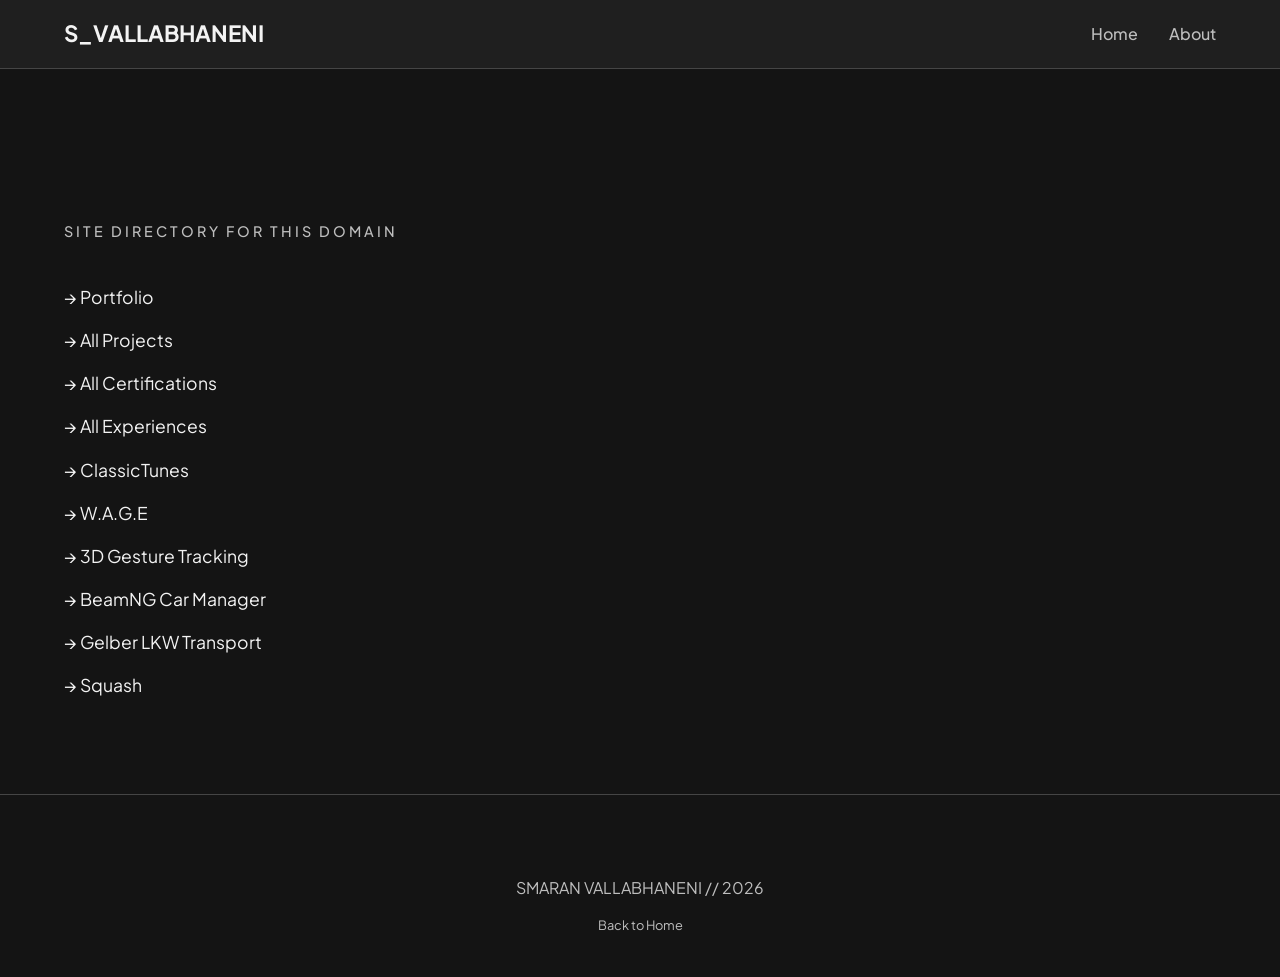
<file: directory.html>
<!DOCTYPE html>
<html lang="en">
<head>
    <meta charset="UTF-8">
    <meta name="viewport" content="width=device-width, initial-scale=1.0">
    <title>Directory | Smaran Vallabhaneni</title>
    <link rel="stylesheet" href="styles.css">
    <link rel="icon" type="image/x-icon" href="images/favicon.png">
    <link rel="stylesheet" href="https://fonts.googleapis.com/css2?family=Plus+Jakarta+Sans:wght@300;400;500;600;700&display=swap">
</head>
<body>
    <nav>
        <div class="container">
            <div class="nav-inner">
                <a href="index.html" class="logo">S_VALLABHANENI</a>
                <div class="nav-links desktop-nav">
                    <a href="index.html">Home</a>
                    <a href="about.html">About</a>
                </div>
            </div>
        </div>
    </nav>

    <main class="container" style="padding-top: 140px; min-height: 80vh;">
        <section class="section">
            <h2 class="section-label">SITE DIRECTORY FOR THIS DOMAIN</h2>
            <div class="skills-compact" style="max-width: 600px; margin: 0;">
                <ul style="list-style: none; padding: 0;">
                    <li style="margin-bottom: 15px;"><a href="index.html" style="color: var(--text); text-decoration: none; font-size: 1.1rem;">→ Portfolio</a></li>
                    <li style="margin-bottom: 15px;"><a href="projects.html" style="color: var(--text); text-decoration: none; font-size: 1.1rem;">→ All Projects</a></li>
                    <li style="margin-bottom: 15px;"><a href="certifications.html" style="color: var(--text); text-decoration: none; font-size: 1.1rem;">→ All Certifications</a></li>
                    <li style="margin-bottom: 15px;"><a href="experiences.html" style="color: var(--text); text-decoration: none; font-size: 1.1rem;">→ All Experiences</a></li>
                    <li style="margin-bottom: 15px;"><a href="/ClassicTunes" style="color: var(--text); text-decoration: none; font-size: 1.1rem;">→ ClassicTunes</a></li>
                    <li style="margin-bottom: 15px;"><a href="/W.A.G.E" style="color: var(--text); text-decoration: none; font-size: 1.1rem;">→ W.A.G.E</a></li>
                    <li style="margin-bottom: 15px;"><a href="/3D-Gesture-Tracking" style="color: var(--text); text-decoration: none; font-size: 1.1rem;">→ 3D Gesture Tracking</a></li>
                    <li style="margin-bottom: 15px;"><a href="/BeamNG-Car-Manager" style="color: var(--text); text-decoration: none; font-size: 1.1rem;">→ BeamNG Car Manager</a></li>
                    <li style="margin-bottom: 15px;"><a href="/Gelber-LKW-Transport" style="color: var(--text); text-decoration: none; font-size: 1.1rem;">→ Gelber LKW Transport</a></li>
                    <li style="margin-bottom: 15px;"><a href="/Squash" style="color: var(--text); text-decoration: none; font-size: 1.1rem;">→ Squash</a></li>
                </ul>
            </div>
        </section>
    </main>

    <footer>
        <p>SMARAN VALLABHANENI // 2026</p>
        <p style="margin-top: 10px;"><a href="index.html" style="color: var(--text-light); text-decoration: none; font-size: 0.8rem;">Back to Home</a></p>
    </footer>
</body>
</html>
</file>
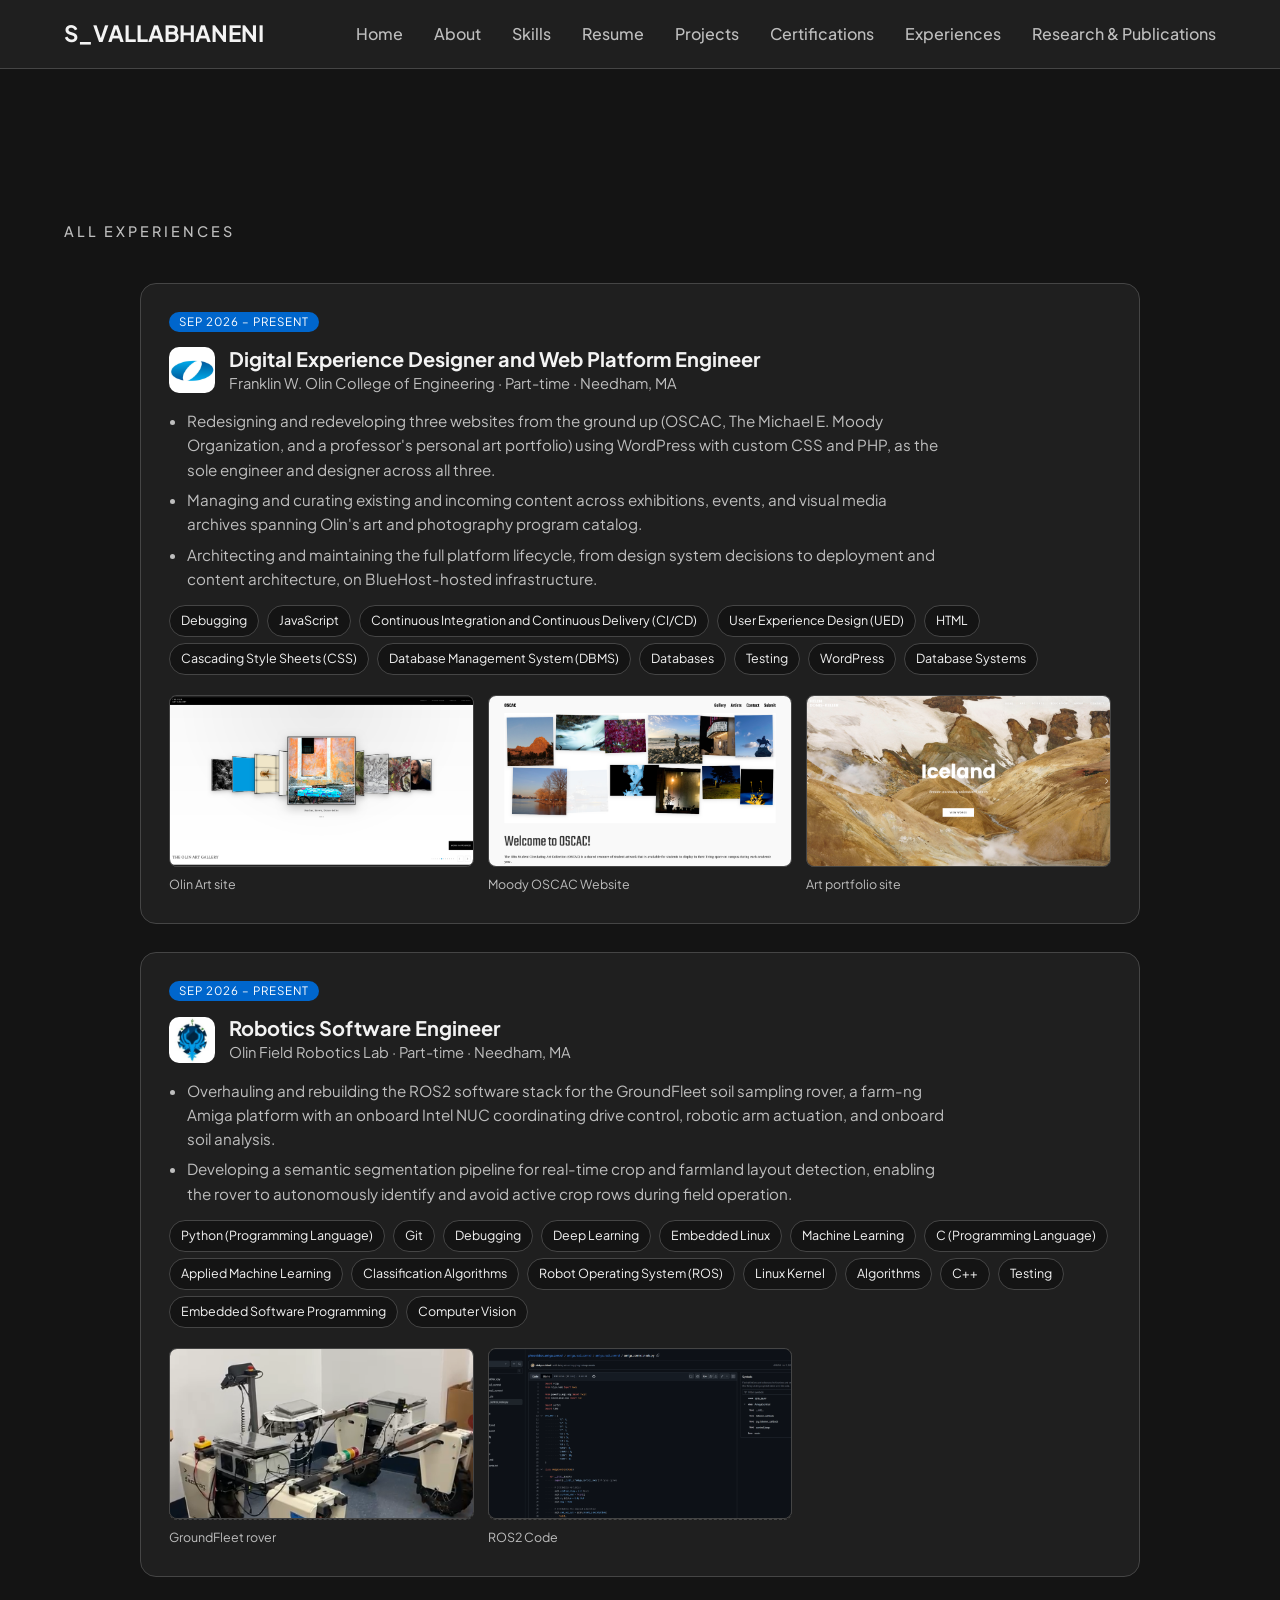
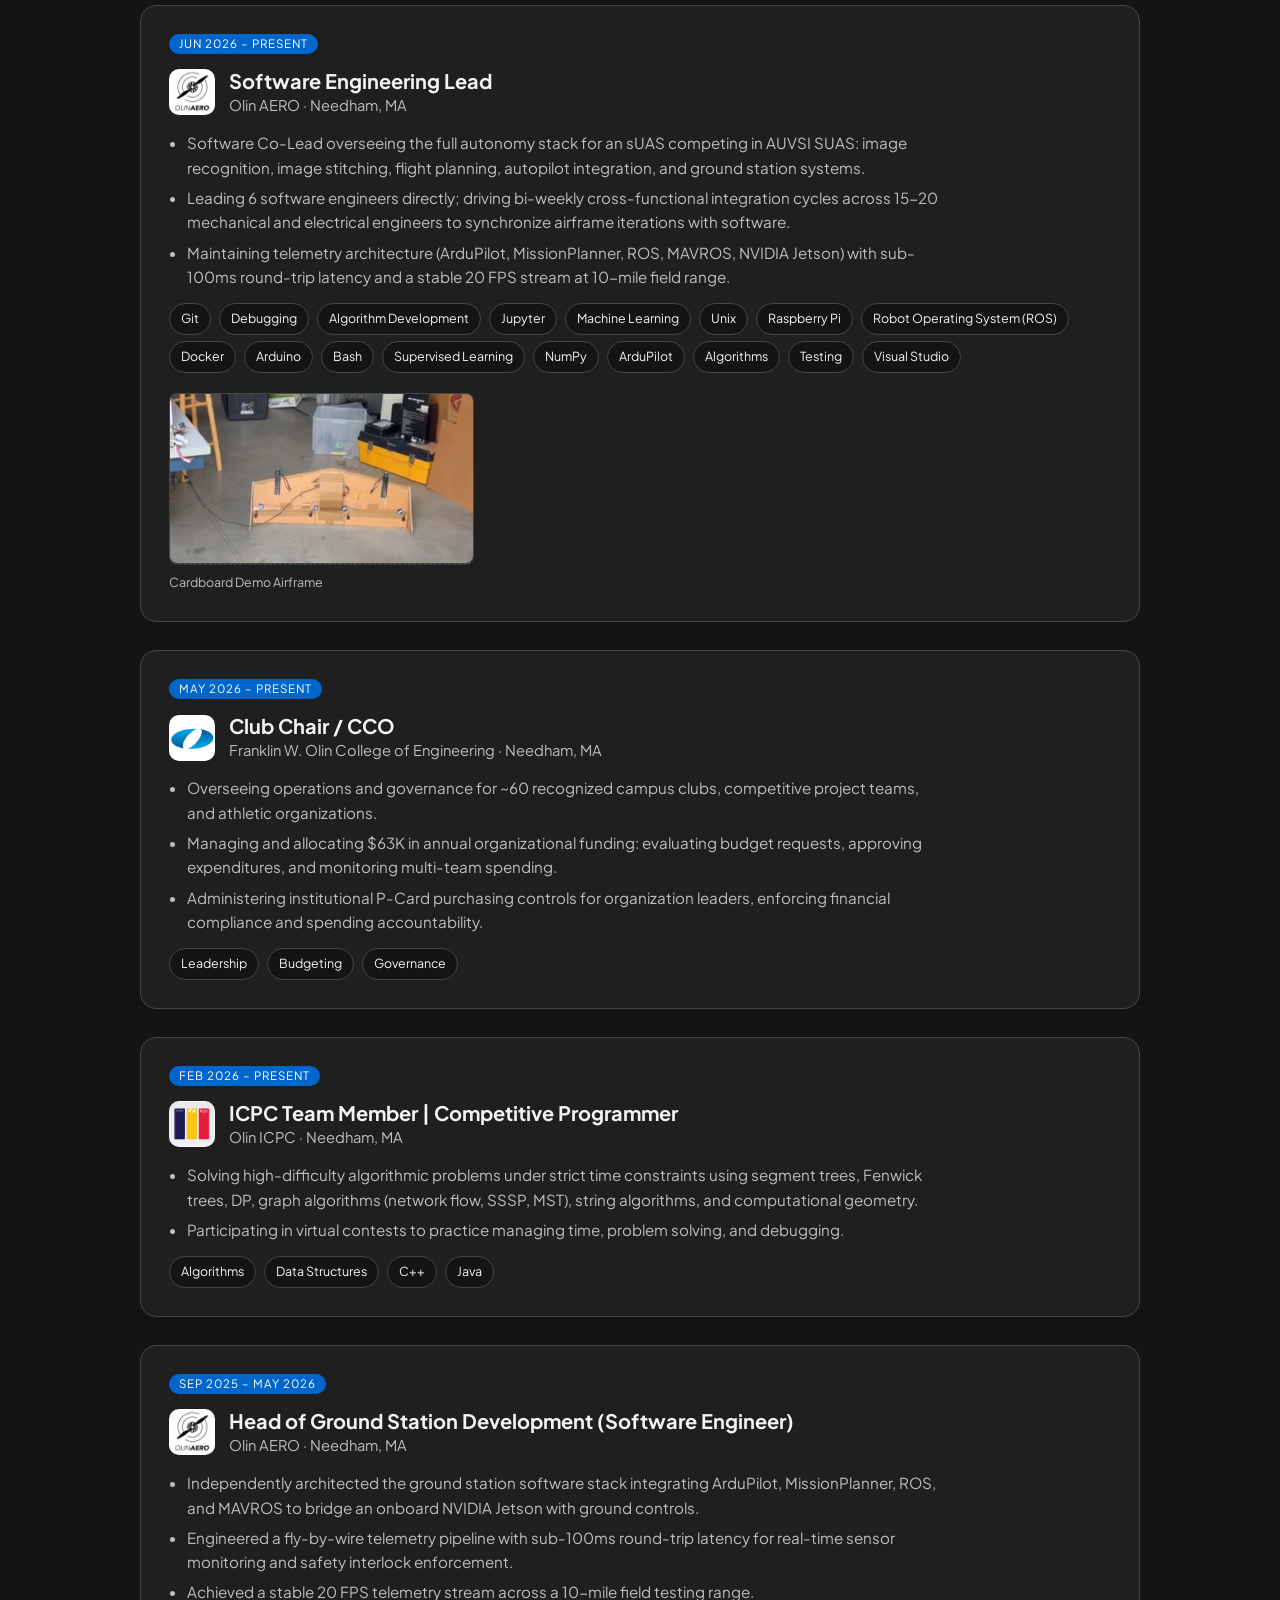
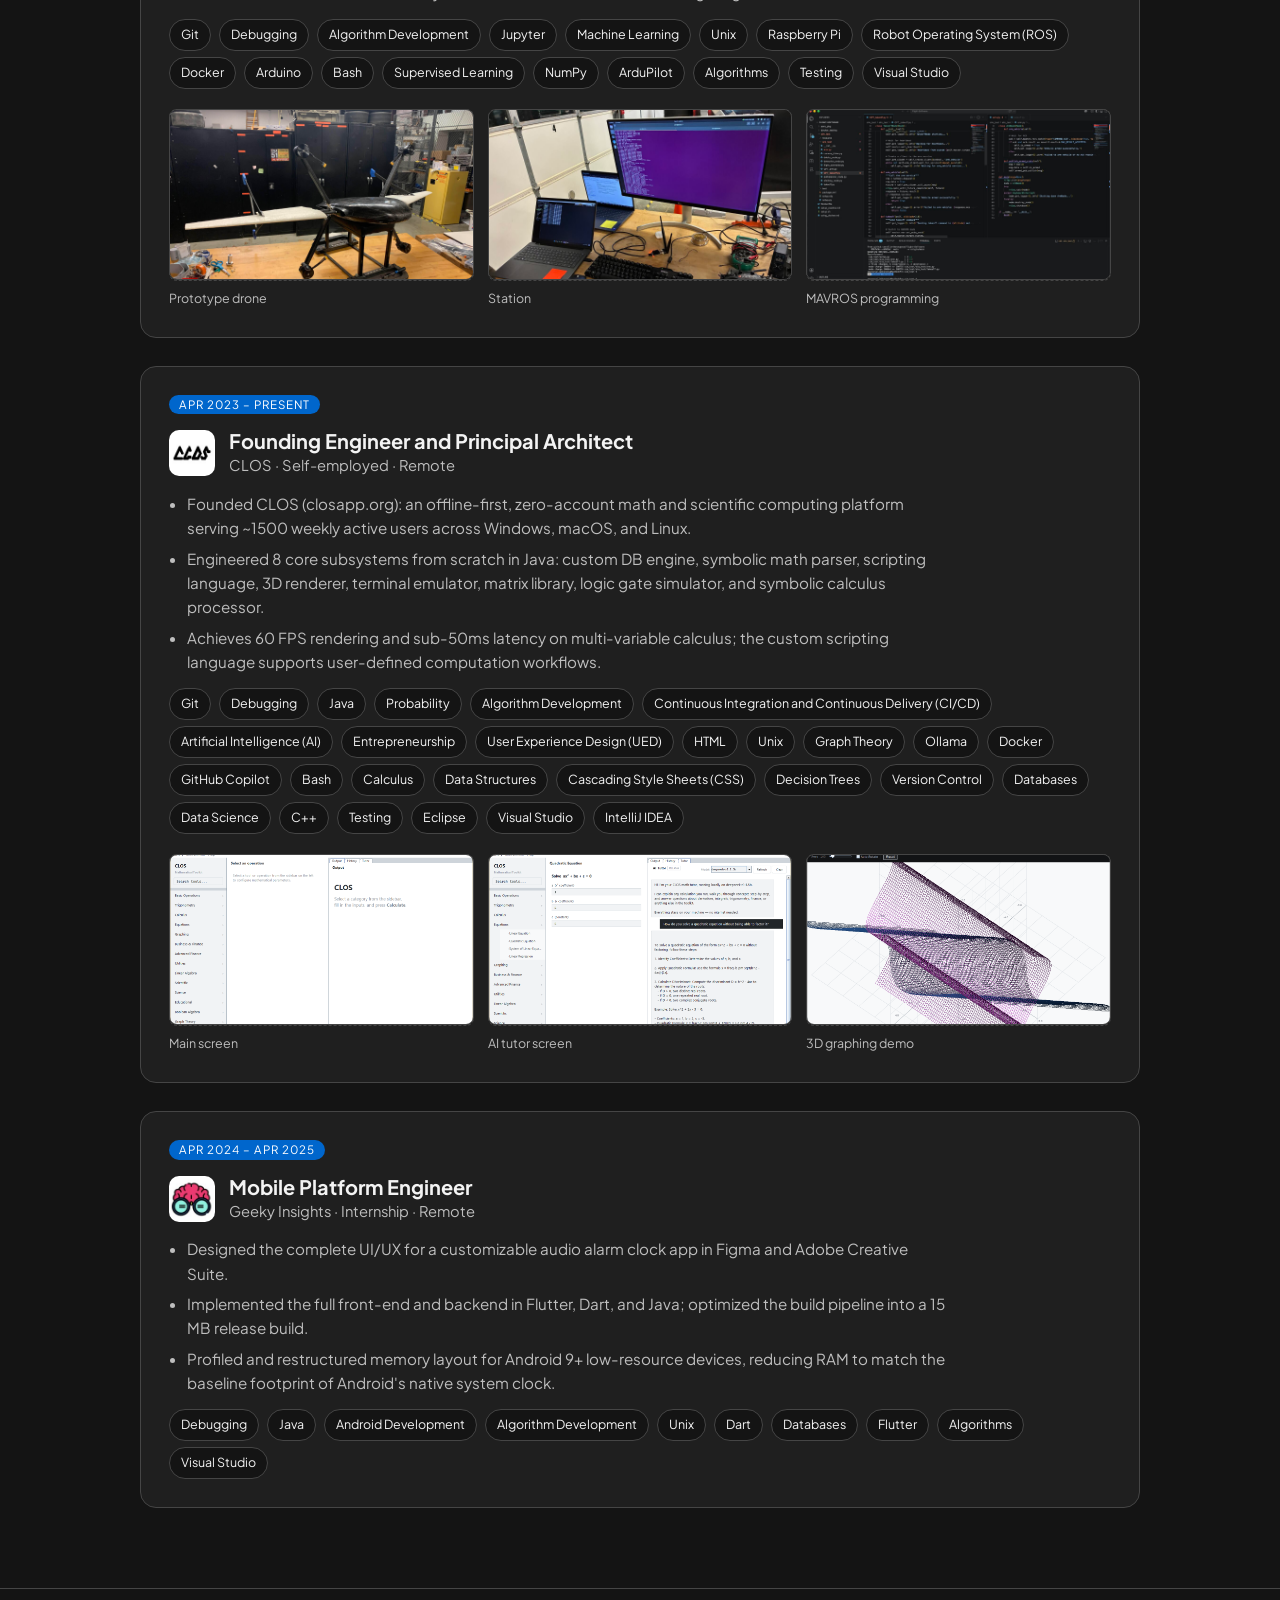
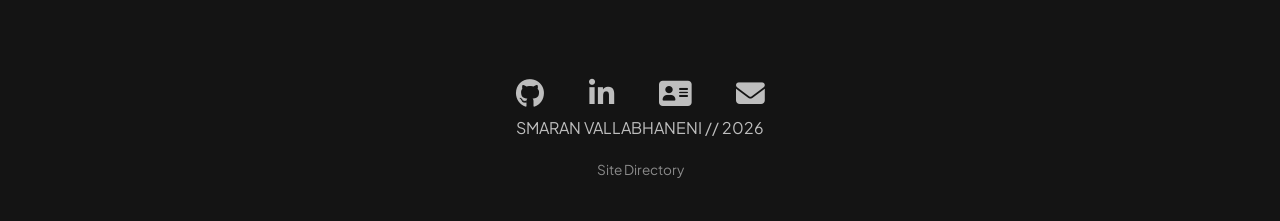
<file: experiences.html>
<!DOCTYPE html>
<html lang="en">
<head>
    <meta charset="UTF-8">
    <meta name="viewport" content="width=device-width, initial-scale=1.0">
    <title>Experiences | Smaran Vallabhaneni</title>
    <link rel="stylesheet" href="styles.css">
    <link rel="icon" type="image/x-icon" href="images/favicon.png">
    <link rel="stylesheet" href="https://fonts.googleapis.com/css2?family=Plus+Jakarta+Sans:wght@300;400;500;600;700&display=swap">
    <link rel="stylesheet" href="https://cdnjs.cloudflare.com/ajax/libs/font-awesome/6.6.0/css/all.min.css" integrity="sha512-Kc323vGBEqzTmouAECnVceyQqyqdsSiqLQISBL29aUW4U/M7pSPA/gEUZQqv1cwx4OnYxTxve5UMg5GT6L4JJg==" crossorigin="anonymous" referrerpolicy="no-referrer" />
</head>
<body>
    <nav>
        <div class="container">
            <div class="nav-inner">
                <a href="index.html" class="logo">S_VALLABHANENI</a>
                <button class="hamburger" aria-label="Toggle menu">
                    <span></span>
                    <span></span>
                    <span></span>
                </button>

                <div class="nav-links desktop-nav">
                    <a href="index.html">Home</a>
                    <a href="about.html">About</a>
                    <a href="index.html#skills">Skills</a>
                    <a href="Smaran_Vallabhaneni_Resume.pdf">Resume</a>
                    <a href="projects.html">Projects</a>
                    <a href="certifications.html">Certifications</a>
                    <a href="experiences.html">Experiences</a>
                    <a href="index.html#research">Research & Publications</a>
                </div>
            </div>
        </div>
    </nav>

    <div class="mobile-menu">
        <button class="close-menu" aria-label="Close menu">×</button>
        <div class="mobile-menu-inner">
            <a href="index.html">Home</a>
            <a href="about.html">About</a>
            <a href="index.html#skills">Skills</a>
            <a href="Smaran_Vallabhaneni_Resume.pdf">Resume</a>
            <a href="projects.html">Projects</a>
            <a href="certifications.html">Certifications</a>
            <a href="experiences.html">Experiences</a>
            <a href="index.html#research">Research & Publications</a>
        </div>
    </div>

    <main class="container" style="padding-top: 140px;">

        <section class="section" id="experiences">
            <h2 class="section-label">ALL EXPERIENCES</h2>
            <!-- Media lives in /experiences: {logo}-logo.png for the header logo and {role}-1..3.png for gallery tiles.
                 A missing file removes its <img>, leaving the dashed placeholder, so slots can be filled one at a time.
                 To show a video in a tile, swap its <img> for <video src="experiences/..." controls muted playsinline>. -->
            <div class="exp-timeline">

                <article class="exp-item">
                    <div class="exp-when"><span class="exp-date">Sep 2026 – Present</span></div>
                    <div class="exp-main">
                        <header class="exp-head">
                            <img src="experiences/olin-logo.png" alt="Franklin W. Olin College of Engineering logo" class="exp-logo" onerror="this.remove()">
                            <div>
                                <h3>Digital Experience Designer and Web Platform Engineer</h3>
                                <p class="exp-card-org">Franklin W. Olin College of Engineering · Part-time · Needham, MA</p>
                            </div>
                        </header>
                        <ul class="exp-points">
                            <li>Redesigning and redeveloping three websites from the ground up (OSCAC, The Michael E. Moody Organization, and a professor's personal art portfolio) using WordPress with custom CSS and PHP, as the sole engineer and designer across all three.</li>
                            <li>Managing and curating existing and incoming content across exhibitions, events, and visual media archives spanning Olin's art and photography program catalog.</li>
                            <li>Architecting and maintaining the full platform lifecycle, from design system decisions to deployment and content architecture, on BlueHost-hosted infrastructure.</li>
                        </ul>
                        <div class="pills-container">
                            <span class="pill">Debugging</span>
                            <span class="pill">JavaScript</span>
                            <span class="pill">Continuous Integration and Continuous Delivery (CI/CD)</span>
                            <span class="pill">User Experience Design (UED)</span>
                            <span class="pill">HTML</span>
                            <span class="pill">Cascading Style Sheets (CSS)</span>
                            <span class="pill">Database Management System (DBMS)</span>
                            <span class="pill">Databases</span>
                            <span class="pill">Testing</span>
                            <span class="pill">WordPress</span>
                            <span class="pill">Database Systems</span>
                        </div>
                        <div class="exp-gallery">
                            <figure class="exp-slot"><img src="experiences/web-1.png" alt="Olin Art Site" loading="lazy" onerror="this.remove()"><figcaption>Olin Art site</figcaption></figure>
                            <figure class="exp-slot"><img src="experiences/web-2.png" alt="Moody OSCAC site" loading="lazy" onerror="this.remove()"><figcaption>Moody OSCAC Website</figcaption></figure>
                            <figure class="exp-slot"><img src="experiences/web-3.png" alt="Art portfolio site" loading="lazy" onerror="this.remove()"><figcaption>Art portfolio site</figcaption></figure>
                        </div>
                    </div>
                </article>

                <article class="exp-item">
                    <div class="exp-when"><span class="exp-date">Sep 2026 – Present</span></div>
                    <div class="exp-main">
                        <header class="exp-head">
                            <img src="experiences/ofrl-logo.jpeg" alt="Olin Field Robotics Lab logo" class="exp-logo" onerror="this.remove()">
                            <div>
                                <h3>Robotics Software Engineer</h3>
                                <p class="exp-card-org">Olin Field Robotics Lab · Part-time · Needham, MA</p>
                            </div>
                        </header>
                        <ul class="exp-points">
                            <li>Overhauling and rebuilding the ROS2 software stack for the GroundFleet soil sampling rover, a farm-ng Amiga platform with an onboard Intel NUC coordinating drive control, robotic arm actuation, and onboard soil analysis.</li>
                            <li>Developing a semantic segmentation pipeline for real-time crop and farmland layout detection, enabling the rover to autonomously identify and avoid active crop rows during field operation.</li>
                        </ul>
                        <div class="pills-container">
                            <span class="pill">Python (Programming Language)</span>
                            <span class="pill">Git</span>
                            <span class="pill">Debugging</span>
                            <span class="pill">Deep Learning</span>
                            <span class="pill">Embedded Linux</span>
                            <span class="pill">Machine Learning</span>
                            <span class="pill">C (Programming Language)</span>
                            <span class="pill">Applied Machine Learning</span>
                            <span class="pill">Classification Algorithms</span>
                            <span class="pill">Robot Operating System (ROS)</span>
                            <span class="pill">Linux Kernel</span>
                            <span class="pill">Algorithms</span>
                            <span class="pill">C++</span>
                            <span class="pill">Testing</span>
                            <span class="pill">Embedded Software Programming</span>
                            <span class="pill">Computer Vision</span>
                        </div>
                        <div class="exp-gallery">
                            <figure class="exp-slot"><img src="experiences/robotics-1.png" alt="GroundFleet rover" loading="lazy" onerror="this.remove()"><figcaption>GroundFleet rover</figcaption></figure>
                            <figure class="exp-slot"><img src="experiences/robotics-2.png" alt="Robotic arm" loading="lazy" onerror="this.remove()"><figcaption>ROS2 Code</figcaption></figure>
                        </div>
                    </div>
                </article>

                <article class="exp-item">
                    <div class="exp-when"><span class="exp-date">Jun 2026 – Present</span></div>
                    <div class="exp-main">
                        <header class="exp-head">
                            <img src="experiences/aero-logo.jpeg" alt="Olin AERO logo" class="exp-logo" onerror="this.remove()">
                            <div>
                                <h3>Software Engineering Lead</h3>
                                <p class="exp-card-org">Olin AERO · Needham, MA</p>
                            </div>
                        </header>
                        <ul class="exp-points">
                            <li>Software Co-Lead overseeing the full autonomy stack for an sUAS competing in AUVSI SUAS: image recognition, image stitching, flight planning, autopilot integration, and ground station systems.</li>
                            <li>Leading 6 software engineers directly; driving bi-weekly cross-functional integration cycles across 15-20 mechanical and electrical engineers to synchronize airframe iterations with software.</li>
                            <li>Maintaining telemetry architecture (ArduPilot, MissionPlanner, ROS, MAVROS, NVIDIA Jetson) with sub-100ms round-trip latency and a stable 20 FPS stream at 10-mile field range.</li>
                        </ul>
                        <div class="pills-container">
                            <span class="pill">Git</span>
                            <span class="pill">Debugging</span>
                            <span class="pill">Algorithm Development</span>
                            <span class="pill">Jupyter</span>
                            <span class="pill">Machine Learning</span>
                            <span class="pill">Unix</span>
                            <span class="pill">Raspberry Pi</span>
                            <span class="pill">Robot Operating System (ROS)</span>
                            <span class="pill">Docker</span>
                            <span class="pill">Arduino</span>
                            <span class="pill">Bash</span>
                            <span class="pill">Supervised Learning</span>
                            <span class="pill">NumPy</span>
                            <span class="pill">ArduPilot</span>
                            <span class="pill">Algorithms</span>
                            <span class="pill">Testing</span>
                            <span class="pill">Visual Studio</span>
                        </div>
                        <div class="exp-gallery">
                            <figure class="exp-slot"><img src="experiences/aero-lead-1.png" alt="Airframe" loading="lazy" onerror="this.remove()"><figcaption>Cardboard Demo Airframe</figcaption></figure>
                        </div>
                    </div>
                </article>

                <article class="exp-item">
                    <div class="exp-when"><span class="exp-date">May 2026 – Present</span></div>
                    <div class="exp-main">
                        <header class="exp-head">
                            <img src="experiences/olin-logo.png" alt="Franklin W. Olin College of Engineering logo" class="exp-logo" onerror="this.remove()">
                            <div>
                                <h3>Club Chair / CCO</h3>
                                <p class="exp-card-org">Franklin W. Olin College of Engineering · Needham, MA</p>
                            </div>
                        </header>
                        <ul class="exp-points">
                            <li>Overseeing operations and governance for ~60 recognized campus clubs, competitive project teams, and athletic organizations.</li>
                            <li>Managing and allocating $63K in annual organizational funding: evaluating budget requests, approving expenditures, and monitoring multi-team spending.</li>
                            <li>Administering institutional P-Card purchasing controls for organization leaders, enforcing financial compliance and spending accountability.</li>
                        </ul>
                        <div class="pills-container">
                            <span class="pill">Leadership</span>
                            <span class="pill">Budgeting</span>
                            <span class="pill">Governance</span>
                        </div>
                    </div>
                </article>

                <article class="exp-item">
                    <div class="exp-when"><span class="exp-date">Feb 2026 – Present</span></div>
                    <div class="exp-main">
                        <header class="exp-head">
                            <img src="experiences/icpc-logo.png" alt="Olin ICPC logo" class="exp-logo" onerror="this.remove()">
                            <div>
                                <h3>ICPC Team Member | Competitive Programmer</h3>
                                <p class="exp-card-org">Olin ICPC · Needham, MA</p>
                            </div>
                        </header>
                        <ul class="exp-points">
                            <li>Solving high-difficulty algorithmic problems under strict time constraints using segment trees, Fenwick trees, DP, graph algorithms (network flow, SSSP, MST), string algorithms, and computational geometry.</li>
                            <li>Participating in virtual contests to practice managing time, problem solving, and debugging.</li>
                        </ul>
                        <div class="pills-container">
                            <span class="pill">Algorithms</span>
                            <span class="pill">Data Structures</span>
                            <span class="pill">C++</span>
                            <span class="pill">Java</span>
                        </div>
                    </div>
                </article>

                <article class="exp-item">
                    <div class="exp-when"><span class="exp-date">Sep 2025 – May 2026</span></div>
                    <div class="exp-main">
                        <header class="exp-head">
                            <img src="experiences/aero-logo.jpeg" alt="Olin AERO logo" class="exp-logo" onerror="this.remove()">
                            <div>
                                <h3>Head of Ground Station Development (Software Engineer)</h3>
                                <p class="exp-card-org">Olin AERO · Needham, MA</p>
                            </div>
                        </header>
                        <ul class="exp-points">
                            <li>Independently architected the ground station software stack integrating ArduPilot, MissionPlanner, ROS, and MAVROS to bridge an onboard NVIDIA Jetson with ground controls.</li>
                            <li>Engineered a fly-by-wire telemetry pipeline with sub-100ms round-trip latency for real-time sensor monitoring and safety interlock enforcement.</li>
                            <li>Achieved a stable 20 FPS telemetry stream across a 10-mile field testing range.</li>
                        </ul>
                        <div class="pills-container">
                            <span class="pill">Git</span>
                            <span class="pill">Debugging</span>
                            <span class="pill">Algorithm Development</span>
                            <span class="pill">Jupyter</span>
                            <span class="pill">Machine Learning</span>
                            <span class="pill">Unix</span>
                            <span class="pill">Raspberry Pi</span>
                            <span class="pill">Robot Operating System (ROS)</span>
                            <span class="pill">Docker</span>
                            <span class="pill">Arduino</span>
                            <span class="pill">Bash</span>
                            <span class="pill">Supervised Learning</span>
                            <span class="pill">NumPy</span>
                            <span class="pill">ArduPilot</span>
                            <span class="pill">Algorithms</span>
                            <span class="pill">Testing</span>
                            <span class="pill">Visual Studio</span>
                        </div>
                        <div class="exp-gallery">
                            <figure class="exp-slot"><img src="experiences/aero-gs-1.jpeg" alt="Prototype drone" loading="lazy" onerror="this.remove()"><figcaption>Prototype drone</figcaption></figure>
                            <figure class="exp-slot"><img src="experiences/aero-gs-2.jpeg" alt="Station prototype" loading="lazy" onerror="this.remove()"><figcaption>Station</figcaption></figure>
                            <figure class="exp-slot"><img src="experiences/aero-gs-3.jpeg" alt="MAVROS programming" loading="lazy" onerror="this.remove()"><figcaption>MAVROS programming</figcaption></figure>
                        </div>
                    </div>
                </article>

                <article class="exp-item">
                    <div class="exp-when"><span class="exp-date">Apr 2023 – Present</span></div>
                    <div class="exp-main">
                        <header class="exp-head">
                            <img src="experiences/clos-logo.jpeg" alt="CLOS logo" class="exp-logo" onerror="this.remove()">
                            <div>
                                <h3>Founding Engineer and Principal Architect</h3>
                                <p class="exp-card-org">CLOS · Self-employed · Remote</p>
                            </div>
                        </header>
                        <ul class="exp-points">
                            <li>Founded CLOS (closapp.org): an offline-first, zero-account math and scientific computing platform serving ~1500 weekly active users across Windows, macOS, and Linux.</li>
                            <li>Engineered 8 core subsystems from scratch in Java: custom DB engine, symbolic math parser, scripting language, 3D renderer, terminal emulator, matrix library, logic gate simulator, and symbolic calculus processor.</li>
                            <li>Achieves 60 FPS rendering and sub-50ms latency on multi-variable calculus; the custom scripting language supports user-defined computation workflows.</li>
                        </ul>
                        <div class="pills-container">
                            <span class="pill">Git</span>
                            <span class="pill">Debugging</span>
                            <span class="pill">Java</span>
                            <span class="pill">Probability</span>
                            <span class="pill">Algorithm Development</span>
                            <span class="pill">Continuous Integration and Continuous Delivery (CI/CD)</span>
                            <span class="pill">Artificial Intelligence (AI)</span>
                            <span class="pill">Entrepreneurship</span>
                            <span class="pill">User Experience Design (UED)</span>
                            <span class="pill">HTML</span>
                            <span class="pill">Unix</span>
                            <span class="pill">Graph Theory</span>
                            <span class="pill">Ollama</span>
                            <span class="pill">Docker</span>
                            <span class="pill">GitHub Copilot</span>
                            <span class="pill">Bash</span>
                            <span class="pill">Calculus</span>
                            <span class="pill">Data Structures</span>
                            <span class="pill">Cascading Style Sheets (CSS)</span>
                            <span class="pill">Decision Trees</span>
                            <span class="pill">Version Control</span>
                            <span class="pill">Databases</span>
                            <span class="pill">Data Science</span>
                            <span class="pill">C++</span>
                            <span class="pill">Testing</span>
                            <span class="pill">Eclipse</span>
                            <span class="pill">Visual Studio</span>
                            <span class="pill">IntelliJ IDEA</span>
                        </div>
                        <div class="exp-gallery">
                            <figure class="exp-slot"><img src="experiences/clos-1.png" alt="Main screen" loading="lazy" onerror="this.remove()"><figcaption>Main screen</figcaption></figure>
                            <figure class="exp-slot"><img src="experiences/clos-2.png" alt="AI tutor screen" loading="lazy" onerror="this.remove()"><figcaption>AI tutor screen</figcaption></figure>
                            <figure class="exp-slot"><img src="experiences/clos-3.png" alt="3D graphing demo" loading="lazy" onerror="this.remove()"><figcaption>3D graphing demo</figcaption></figure>
                        </div>
                    </div>
                </article>

                <article class="exp-item">
                    <div class="exp-when"><span class="exp-date">Apr 2024 – Apr 2025</span></div>
                    <div class="exp-main">
                        <header class="exp-head">
                            <img src="experiences/gil-logo.jpeg" alt="Geeky Insights logo" class="exp-logo" onerror="this.remove()">
                            <div>
                                <h3>Mobile Platform Engineer</h3>
                                <p class="exp-card-org">Geeky Insights · Internship · Remote</p>
                            </div>
                        </header>
                        <ul class="exp-points">
                            <li>Designed the complete UI/UX for a customizable audio alarm clock app in Figma and Adobe Creative Suite.</li>
                            <li>Implemented the full front-end and backend in Flutter, Dart, and Java; optimized the build pipeline into a 15 MB release build.</li>
                            <li>Profiled and restructured memory layout for Android 9+ low-resource devices, reducing RAM to match the baseline footprint of Android's native system clock.</li>
                        </ul>
                        <div class="pills-container">
                            <span class="pill">Debugging</span>
                            <span class="pill">Java</span>
                            <span class="pill">Android Development</span>
                            <span class="pill">Algorithm Development</span>
                            <span class="pill">Unix</span>
                            <span class="pill">Dart</span>
                            <span class="pill">Databases</span>
                            <span class="pill">Flutter</span>
                            <span class="pill">Algorithms</span>
                            <span class="pill">Visual Studio</span>
                        </div>
                    </div>
                </article>

            </div>
        </section>

    </main>

    <footer>
        <div class="social-links">
            <a href="https://github.com/happysmaran" target="_blank" aria-label="GitHub">
                <i class="fab fa-github"></i>
            </a>
            <a href="https://linkedin.com/in/smaran-vallabhaneni" target="_blank" aria-label="LinkedIn">
                <i class="fab fa-linkedin-in"></i>
            </a>
            <a href="Smaran_Vallabhaneni_Resume.pdf" target="_blank" aria-label="Resume">
                <i class="fas fa-address-card"></i>
            </a>
            <a href="mailto:smaranvallabhaneni@gmail.com" aria-label="Email">
                <i class="fas fa-envelope"></i>
            </a>
        </div>
        <p>SMARAN VALLABHANENI // 2026</p>
        <p style="margin-top: 15px;">
            <a href="directory.html" style="color: var(--text-light); text-decoration: none; font-size: 0.85rem; opacity: 0.7;">Site Directory</a>
        </p>
    </footer>

    <script>
        const hamburger = document.querySelector('.hamburger');
        const mobileMenu = document.querySelector('.mobile-menu');

        if (hamburger && mobileMenu) {
            hamburger.addEventListener('click', () => {
                hamburger.classList.toggle('active');
                mobileMenu.classList.toggle('active');
            });

            document.querySelector('.close-menu')?.addEventListener('click', () => {
                hamburger.classList.remove('active');
                mobileMenu.classList.remove('active');
            });

            document.querySelectorAll('.mobile-menu a').forEach(link => {
                link.addEventListener('click', () => {
                    hamburger.classList.remove('active');
                    mobileMenu.classList.remove('active');
                });
            });

            document.addEventListener('keydown', e => {
                if (e.key === 'Escape' && mobileMenu.classList.contains('active')) {
                    hamburger.classList.remove('active');
                    mobileMenu.classList.remove('active');
                }
            });
        }
    </script>
</body>
</html>
</file>
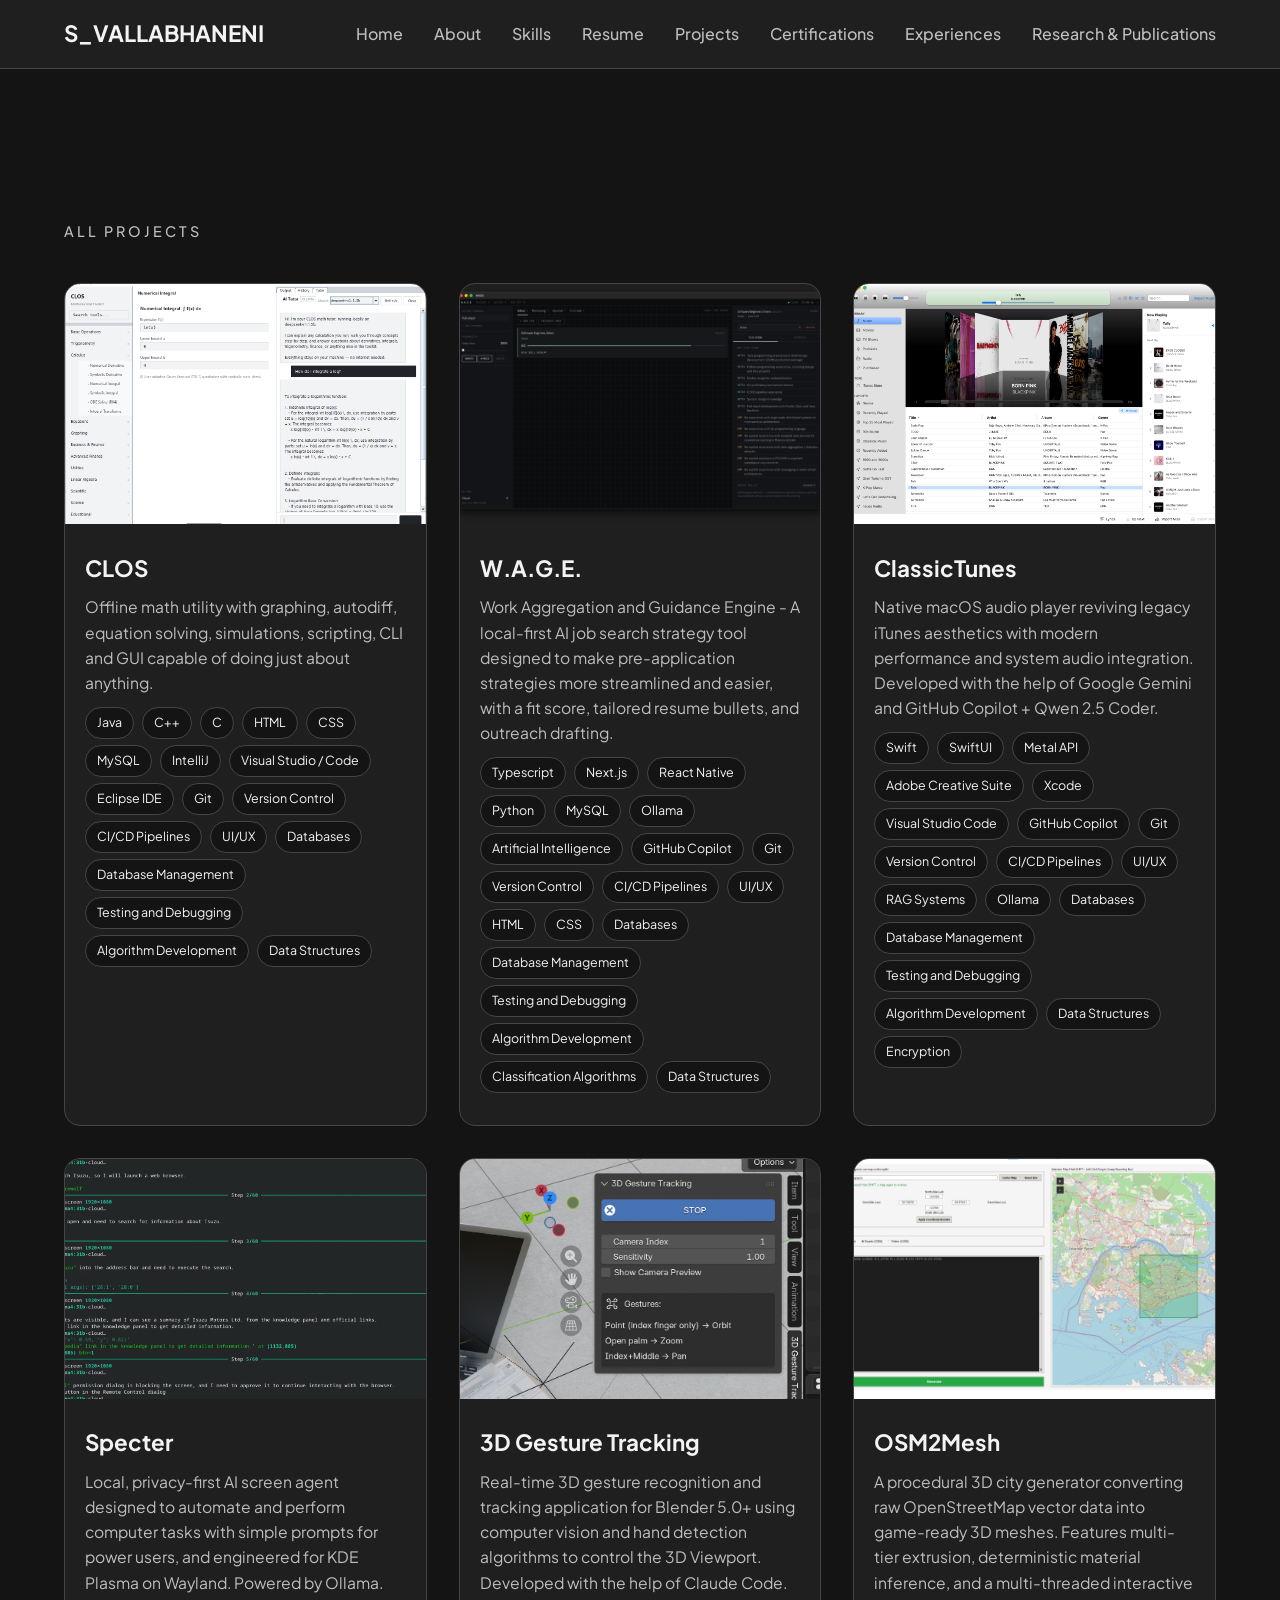
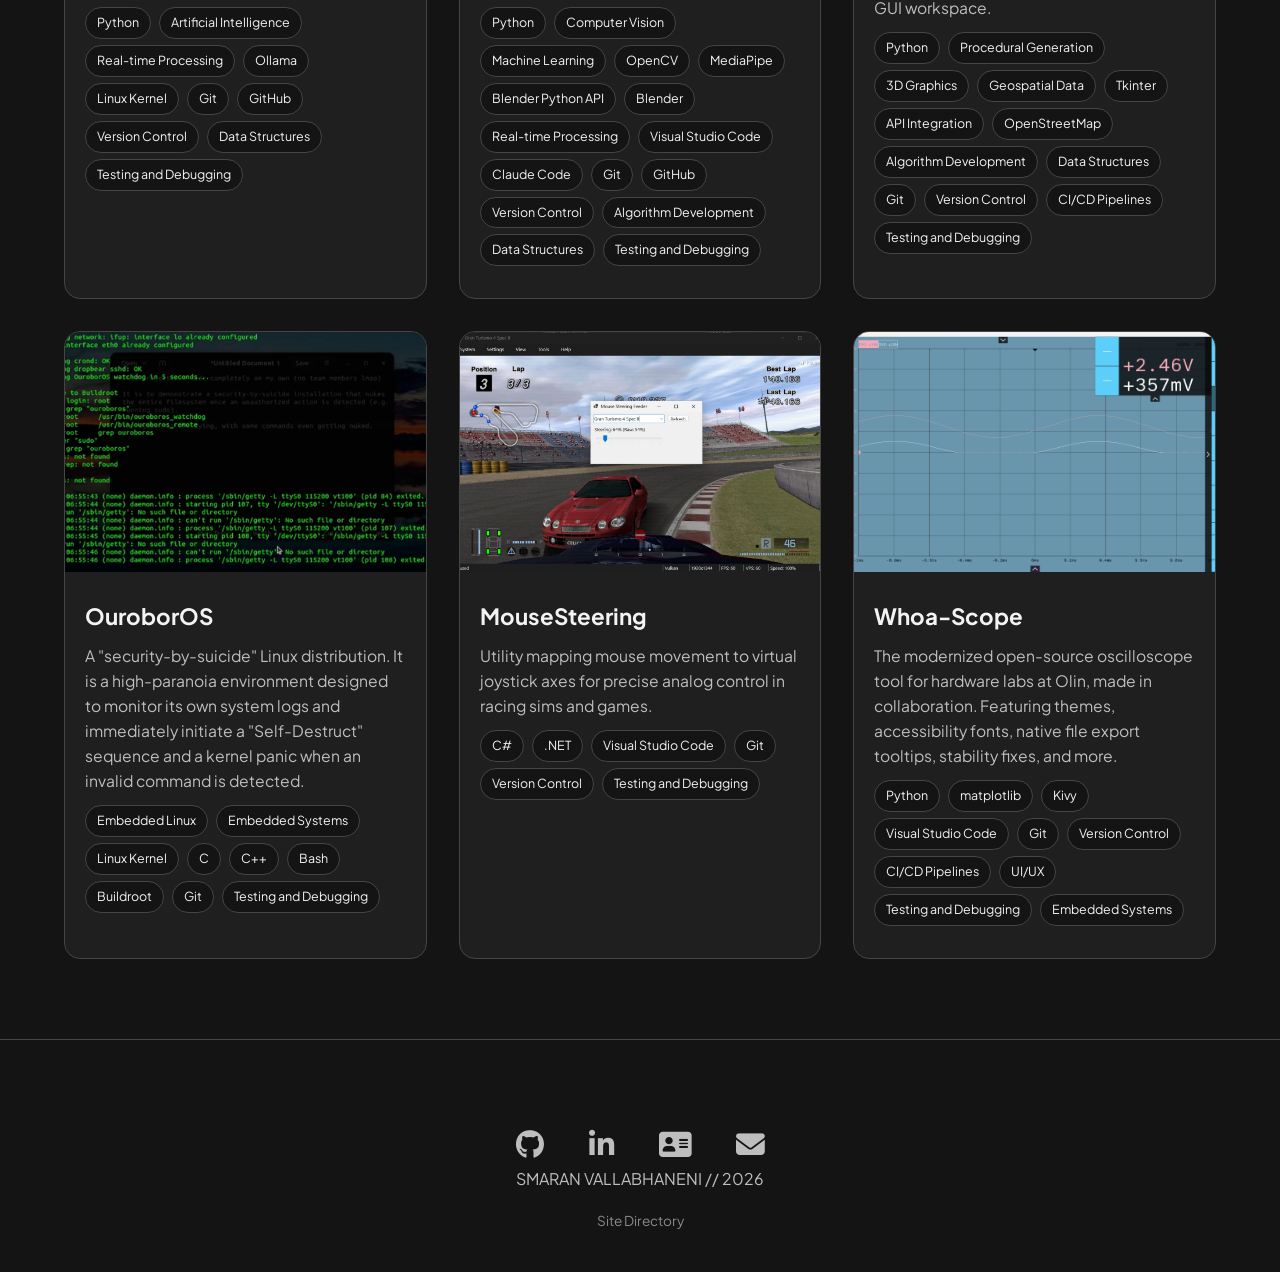
<file: projects.html>
<!DOCTYPE html>
<html lang="en">
<head>
    <meta charset="UTF-8">
    <meta name="viewport" content="width=device-width, initial-scale=1.0">
    <title>Projects | Smaran Vallabhaneni</title>
    <link rel="stylesheet" href="styles.css">
    <link rel="icon" type="image/x-icon" href="images/favicon.png">
    <link rel="stylesheet" href="https://fonts.googleapis.com/css2?family=Plus+Jakarta+Sans:wght@300;400;500;600;700&display=swap">
    <link rel="stylesheet" href="https://cdnjs.cloudflare.com/ajax/libs/font-awesome/6.6.0/css/all.min.css" integrity="sha512-Kc323vGBEqzTmouAECnVceyQqyqdsSiqLQISBL29aUW4U/M7pSPA/gEUZQqv1cwx4OnYxTxve5UMg5GT6L4JJg==" crossorigin="anonymous" referrerpolicy="no-referrer" />
</head>
<body>
    <nav>
        <div class="container">
            <div class="nav-inner">
                <a href="index.html" class="logo">S_VALLABHANENI</a>
                <button class="hamburger" aria-label="Toggle menu">
                    <span></span>
                    <span></span>
                    <span></span>
                </button>

                <div class="nav-links desktop-nav">
                    <a href="index.html">Home</a>
                    <a href="about.html">About</a>
                    <a href="index.html#skills">Skills</a>
                    <a href="Smaran_Vallabhaneni_Resume.pdf">Resume</a>
                    <a href="projects.html">Projects</a>
                    <a href="certifications.html">Certifications</a>
                    <a href="experiences.html">Experiences</a>
                    <a href="index.html#research">Research & Publications</a>
                </div>
            </div>
        </div>
    </nav>

    <div class="mobile-menu">
        <button class="close-menu" aria-label="Close menu">×</button>
        <div class="mobile-menu-inner">
            <a href="index.html">Home</a>
            <a href="about.html">About</a>
            <a href="index.html#skills">Skills</a>
            <a href="Smaran_Vallabhaneni_Resume.pdf">Resume</a>
            <a href="projects.html">Projects</a>
            <a href="certifications.html">Certifications</a>
            <a href="experiences.html">Experiences</a>
            <a href="index.html#research">Research & Publications</a>
        </div>
    </div>

    <main class="container" style="padding-top: 140px;">

        <section class="section" id="projects">
            <h2 class="section-label">ALL PROJECTS</h2>
            <div class="bento-grid">

                <a href="https://closapp.org/" target="_blank" class="bento-item project-link">
                    <img class="bento-img" src="images/clos.png" alt="CLOS">
                    <div class="bento-overlay">
                        <h3>CLOS</h3>
                        <p>Offline math utility with  graphing, autodiff, equation solving, simulations, scripting, CLI and GUI capable of doing just about anything.</p>
                        <div class="pills-container">
                            <span class="pill">Java</span>
                            <span class="pill">C++</span>
                            <span class="pill">C</span>
                            <span class="pill">HTML</span>
                            <span class="pill">CSS</span>
                            <span class="pill">MySQL</span>
                            <span class="pill">IntelliJ</span>
                            <span class="pill">Visual Studio / Code</span>
                            <span class="pill">Eclipse IDE</span>
                            <span class="pill">Git</span>
                            <span class="pill">Version Control</span>
                            <span class="pill">CI/CD Pipelines</span>
                            <span class="pill">UI/UX</span>
                            <span class="pill">Databases</span>
                            <span class="pill">Database Management</span>
                            <span class="pill">Testing and Debugging</span>
                            <span class="pill">Algorithm Development</span>
                            <span class="pill">Data Structures</span>
                        </div>
                    </div>
                </a>

                <a href="https://smaran-vallabhaneni.com/W.A.G.E/" target="_blank" class="bento-item project-link">
                    <img class="bento-img" src="images/wage.png" alt="W.A.G.E.">
                    <div class="bento-overlay">
                        <h3>W.A.G.E.</h3>
                        <p>Work Aggregation and Guidance Engine - A local-first AI job search strategy tool designed to make pre-application strategies more streamlined and easier, with a fit score, tailored resume bullets, and outreach drafting.</p>
                        <div class="pills-container">
                            <span class="pill">Typescript</span>
                            <span class="pill">Next.js</span>
                            <span class="pill">React Native</span>
                            <span class="pill">Python</span>
                            <span class="pill">MySQL</span>
                            <span class="pill">Ollama</span>
                            <span class="pill">Artificial Intelligence</span>
                            <span class="pill">GitHub Copilot</span>
                            <span class="pill">Git</span>
                            <span class="pill">Version Control</span>
                            <span class="pill">CI/CD Pipelines</span>
                            <span class="pill">UI/UX</span>
                            <span class="pill">HTML</span>
                            <span class="pill">CSS</span>
                            <span class="pill">Databases</span>
                            <span class="pill">Database Management</span>
                            <span class="pill">Testing and Debugging</span>
                            <span class="pill">Algorithm Development</span>
                            <span class="pill">Classification Algorithms</span>
                            <span class="pill">Data Structures</span>
                        </div>
                    </div>
                </a>

                <a href="https://smaran-vallabhaneni.com/ClassicTunes/" target="_blank" class="bento-item project-link">
                    <img class="bento-img" src="images/classictunes.png" alt="ClassicTunes">
                    <div class="bento-overlay">
                        <h3>ClassicTunes</h3>
                        <p>Native macOS audio player reviving legacy iTunes aesthetics with modern performance and system audio integration. Developed with the help of Google Gemini and GitHub Copilot + Qwen 2.5 Coder.</p>
                        <div class="pills-container">
                            <span class="pill">Swift</span>
                            <span class="pill">SwiftUI</span>
                            <span class="pill">Metal API</span>
                            <span class="pill">Adobe Creative Suite</span>
                            <span class="pill">Xcode</span>
                            <span class="pill">Visual Studio Code</span>
                            <span class="pill">GitHub Copilot</span>
                            <span class="pill">Git</span>
                            <span class="pill">Version Control</span>
                            <span class="pill">CI/CD Pipelines</span>
                            <span class="pill">UI/UX</span>
                            <span class="pill">RAG Systems</span>
                            <span class="pill">Ollama</span>
                            <span class="pill">Databases</span>
                            <span class="pill">Database Management</span>
                            <span class="pill">Testing and Debugging</span>
                            <span class="pill">Algorithm Development</span>
                            <span class="pill">Data Structures</span>
                            <span class="pill">Encryption</span>
                        </div>
                    </div>
                </a>

                <a href="https://github.com/happysmaran/Specter" target="_blank" class="bento-item project-link">
                    <img class="bento-img" src="images/specter.png" alt="3D Gesture Tracking">
                    <div class="bento-overlay">
                        <h3>Specter</h3>
                        <p>Local, privacy-first AI screen agent designed to automate and perform computer tasks with simple prompts for power users, and engineered for KDE Plasma on Wayland. Powered by Ollama.</p>
                        <div class="pills-container">
                            <span class="pill">Python</span>
                            <span class="pill">Artificial Intelligence</span>
                            <span class="pill">Real-time Processing</span>
                            <span class="pill">Ollama</span>
                            <span class="pill">Linux Kernel</span>
                            <span class="pill">Git</span>
                            <span class="pill">GitHub</span>
                            <span class="pill">Version Control</span>
                            <span class="pill">Data Structures</span>
                            <span class="pill">Testing and Debugging</span>
                        </div>
                    </div>
                </a>

                <a href="https://smaran-vallabhaneni.com/3D-Gesture-Tracking/" target="_blank" class="bento-item project-link">
                    <img class="bento-img" src="images/3dtrack.png" alt="3D Gesture Tracking">
                    <div class="bento-overlay">
                        <h3>3D Gesture Tracking</h3>
                        <p>Real-time 3D gesture recognition and tracking application for Blender 5.0+ using computer vision and hand detection algorithms to control the 3D Viewport. Developed with the help of Claude Code.</p>
                        <div class="pills-container">
                            <span class="pill">Python</span>
                            <span class="pill">Computer Vision</span>
                            <span class="pill">Machine Learning</span>
                            <span class="pill">OpenCV</span>
                            <span class="pill">MediaPipe</span>
                            <span class="pill">Blender Python API</span>
                            <span class="pill">Blender</span>
                            <span class="pill">Real-time Processing</span>
                            <span class="pill">Visual Studio Code</span>
                            <span class="pill">Claude Code</span>
                            <span class="pill">Git</span>
                            <span class="pill">GitHub</span>
                            <span class="pill">Version Control</span>
                            <span class="pill">Algorithm Development</span>
                            <span class="pill">Data Structures</span>
                            <span class="pill">Testing and Debugging</span>
                        </div>
                    </div>
                </a>

                <a href="https://github.com/happysmaran/OSM2Mesh" target="_blank" class="bento-item project-link">
                    <img class="bento-img" src="images/osm2mesh.png" alt="OSM2Mesh">
                    <div class="bento-overlay">
                        <h3>OSM2Mesh</h3>
                        <p>A procedural 3D city generator converting raw OpenStreetMap vector data into game-ready 3D meshes. Features multi-tier extrusion, deterministic material inference, and a multi-threaded interactive GUI workspace.</p>
                        <div class="pills-container">
                            <span class="pill">Python</span>
                            <span class="pill">Procedural Generation</span>
                            <span class="pill">3D Graphics</span>
                            <span class="pill">Geospatial Data</span>
                            <span class="pill">Tkinter</span>
                            <span class="pill">API Integration</span>
                            <span class="pill">OpenStreetMap</span>
                            <span class="pill">Algorithm Development</span>
                            <span class="pill">Data Structures</span>
                            <span class="pill">Git</span>
                            <span class="pill">Version Control</span>
                            <span class="pill">CI/CD Pipelines</span>
                            <span class="pill">Testing and Debugging</span>
                        </div>
                    </div>
                </a>

                <a href="https://github.com/happysmaran/OuroborOS" target="_blank" class="bento-item project-link">
                    <img class="bento-img" src="images/ouroboros.png" alt="Whoa-Scope">
                    <div class="bento-overlay">
                        <h3>OuroborOS</h3>
                        <p>A "security-by-suicide" Linux distribution. It is a high-paranoia environment designed to monitor its own system logs and immediately initiate a "Self-Destruct" sequence and a kernel panic when an invalid command is detected.</p>
                        <div class="pills-container">
                            <span class="pill">Embedded Linux</span>
                            <span class="pill">Embedded Systems</span>
                            <span class="pill">Linux Kernel</span>
                            <span class="pill">C</span>
                            <span class="pill">C++</span>
                            <span class="pill">Bash</span>
                            <span class="pill">Buildroot</span>
                            <span class="pill">Git</span>
                            <span class="pill">Testing and Debugging</span>
                        </div>
                    </div>
                </a>

                <a href="https://github.com/happysmaran/mousesteering" target="_blank" class="bento-item project-link">
                    <img class="bento-img" src="images/mousesteer.jpg" alt="MouseSteering">
                    <div class="bento-overlay">
                        <h3>MouseSteering</h3>
                        <p>Utility mapping mouse movement to virtual joystick axes for precise analog control in racing sims and games.</p>
                        <div class="pills-container">
                            <span class="pill">C#</span>
                            <span class="pill">.NET</span>
                            <span class="pill">Visual Studio Code</span>
                            <span class="pill">Git</span>
                            <span class="pill">Version Control</span>
                            <span class="pill">Testing and Debugging</span>
                        </div>
                    </div>
                </a>

                <a href="https://github.com/rivques/whoa-scope" target="_blank" class="bento-item project-link">
                    <img class="bento-img" src="images/whoascope.png" alt="Whoa-Scope">
                    <div class="bento-overlay">
                        <h3>Whoa-Scope</h3>
                        <p>The modernized open-source oscilloscope tool for hardware labs at Olin, made in collaboration. Featuring themes, accessibility fonts, native file export tooltips, stability fixes, and more.</p>
                        <div class="pills-container">
                            <span class="pill">Python</span>
                            <span class="pill">matplotlib</span>
                            <span class="pill">Kivy</span>
                            <span class="pill">Visual Studio Code</span>
                            <span class="pill">Git</span>
                            <span class="pill">Version Control</span>
                            <span class="pill">CI/CD Pipelines</span>
                            <span class="pill">UI/UX</span>
                            <span class="pill">Testing and Debugging</span>
                            <span class="pill">Embedded Systems</span>
                        </div>
                    </div>
                </a>

            </div>
        </section>

    </main>

    <footer>
        <div class="social-links">
            <a href="https://github.com/happysmaran" target="_blank" aria-label="GitHub">
                <i class="fab fa-github"></i>
            </a>
            <a href="https://linkedin.com/in/smaran-vallabhaneni" target="_blank" aria-label="LinkedIn">
                <i class="fab fa-linkedin-in"></i>
            </a>
            <a href="Smaran_Vallabhaneni_Resume.pdf" target="_blank" aria-label="Resume">
                <i class="fas fa-address-card"></i>
            </a>
            <a href="mailto:smaranvallabhaneni@gmail.com" aria-label="Email">
                <i class="fas fa-envelope"></i>
            </a>
        </div>
        <p>SMARAN VALLABHANENI // 2026</p>
        <p style="margin-top: 15px;">
            <a href="directory.html" style="color: var(--text-light); text-decoration: none; font-size: 0.85rem; opacity: 0.7;">Site Directory</a>
        </p>
    </footer>

    <script>
        const hamburger = document.querySelector('.hamburger');
        const mobileMenu = document.querySelector('.mobile-menu');

        if (hamburger && mobileMenu) {
            hamburger.addEventListener('click', () => {
                hamburger.classList.toggle('active');
                mobileMenu.classList.toggle('active');
            });

            document.querySelector('.close-menu')?.addEventListener('click', () => {
                hamburger.classList.remove('active');
                mobileMenu.classList.remove('active');
            });

            document.querySelectorAll('.mobile-menu a').forEach(link => {
                link.addEventListener('click', () => {
                    hamburger.classList.remove('active');
                    mobileMenu.classList.remove('active');
                });
            });

            document.addEventListener('keydown', e => {
                if (e.key === 'Escape' && mobileMenu.classList.contains('active')) {
                    hamburger.classList.remove('active');
                    mobileMenu.classList.remove('active');
                }
            });
        }
    </script>
</body>
</html>
</file>
<file: styles.css>
:root {
    --bg: rgb(20,20,20);
    --text: rgb(243,243,243);
    --text-light: rgb(190,190,190);
    --text-dim: rgb(190,190,190);
    --border: rgb(69,69,69);
    --link: #0066cc;
    --link-hover: #004080;
    --accent: #0066cc;
    --dot-size: 16px;
}

* {
    box-sizing: border-box;
    margin: 0;
    padding: 0;
}

body {
    background: var(--bg);
    color: var(--text);
    font-family: 'Plus Jakarta Sans', system-ui, sans-serif;
    line-height: 1.6;
}

.container {
    max-width: 1200px;
    margin: 0 auto;
    padding: 0 24px;
}

/* Nav */
nav {
    position: fixed;
    top: 0;
    left: 0;
    right: 0;
    background: rgb(31,31,31);
    border-bottom: 1px solid var(--border);
    z-index: 1000;
}

.nav-inner {
    display: flex;
    justify-content: space-between;
    align-items: center;
    padding: 16px 0;
}

.logo {
    font-size: 1.4rem;
    font-weight: 700;
    color: var(--text);
    text-decoration: none;
}

.nav-links a {
    color: var(--text-light);
    text-decoration: none;
    margin-left: 28px;
    font-weight: 500;
    transition: color 0.3s ease;
}

.nav-links a:hover,
.nav-links a.active {
    color: var(--link);
}

.hamburger {
    display: none;
    flex-direction: column;
    width: 32px;
    height: 26px;
    background: none;
    border: none;
    cursor: pointer;
    justify-content: space-between;
    padding: 0;
}

.hamburger span {
    width: 100%;
    height: 4px;
    background: var(--text);
    border-radius: 2px;
    display: block;
    transition: all 0.35s ease;
    transform-origin: center;
}

.hamburger.active span:nth-child(1) {
    transform: translateY(11px) rotate(45deg);
}

.hamburger.active span:nth-child(2) {
    opacity: 0;
}

.hamburger.active span:nth-child(3) {
    transform: translateY(-11px) rotate(-45deg);
}

.mobile-menu {
    position: fixed;
    inset: 0;
    background: var(--bg);
    z-index: 999;
    display: flex;
    align-items: center;
    justify-content: center;
    opacity: 0;
    visibility: hidden;
    pointer-events: none;
    transition: opacity 0.4s ease, visibility 0.4s ease;
}

.mobile-menu.active {
    opacity: 1;
    visibility: visible;
    pointer-events: auto;
}

.mobile-menu-inner {
    display: flex;
    flex-direction: column;
    gap: 32px;
    text-align: center;
}

.mobile-menu a {
    color: var(--text);
    font-size: 1.6rem;
    font-weight: 600;
    text-decoration: none;
}

.mobile-menu a:hover {
    color: var(--link);
}

.close-menu {
    position: absolute;
    top: 24px;
    right: 24px;
    background: none;
    border: none;
    font-size: 3rem;
    color: var(--text);
    cursor: pointer;
}

/* Hero */
.hero {
    padding: 140px 0 80px;
}

.hero h1 {
    font-size: clamp(3.5rem, 8vw, 5.8rem);
    font-weight: 800;
    line-height: 0.95;
    margin-bottom: 16px;
}

.hero-sub {
    font-size: 1.4rem;
    color: var(--text-light);
    margin-bottom: 6px;
}

.degree-line {
    font-size: clamp(0.70rem, 3.0vw, 0.95rem);
    letter-spacing: 0.2px;
    line-height: 1.25;
    word-spacing: 1px;
    color: var(--text);
    font-weight: 500;
    margin-top: 4px;
    max-width: 95%;
    display: block;
    padding: 0;
}

.hero-bio {
    font-size: 1.15rem;
    max-width: 720px;
    margin: 32px 0;
    color: var(--text-light);
}

.section {
    padding: 80px 0;
}

.section-label {
    font-size: 0.9rem;
    color: var(--text-light);
    letter-spacing: 3px;
    text-transform: uppercase;
    margin-bottom: 40px;
    font-weight: 500;
}

.view-all-wrap {
    display: flex;
    justify-content: center;
    margin-top: 40px;
}

.view-all-link {
    display: inline-block;
    padding: 12px 28px;
    border: 1px solid var(--accent);
    border-radius: 999px;
    color: var(--accent);
    text-decoration: none;
    font-size: 0.9rem;
    letter-spacing: 1px;
    text-transform: uppercase;
    transition: background 0.2s ease, color 0.2s ease;
}

.view-all-link:hover {
    background: var(--accent);
    color: #fff;
}

/* Skills */
.group-heading {
    font-size: 1.4rem;
    font-weight: 700;
    margin: 40px 0 20px;
}

.skills-compact {
    max-width: 900px;
    margin: 0 auto;
}

.skills-row {
    display: flex;
    flex-wrap: wrap;
    align-items: baseline;
    gap: 16px 32px;
    margin-bottom: 24px;
    padding-bottom: 16px;
    border-bottom: 1px solid var(--border);
}

.skills-row:last-child {
    border-bottom: none;
    margin-bottom: 0;
    padding-bottom: 0;
}

.compact-label {
    font-size: 1.15rem;
    font-weight: 600;
    min-width: 160px;
    flex-shrink: 0;
}

.skills-tags {
    display: flex;
    flex-wrap: wrap;
    gap: 10px 14px;
}

.skill-tag {
    font-size: 0.92rem;
    padding: 6px 14px;
    border: 1px solid var(--border);
    border-radius: 30px;
    background: rgb(31,31,31);
    color: var(--text);
    transition: color 0.3s ease, border-color 0.3s ease;
}

/* Projects */
.bento-grid {
    display: grid;
    grid-template-columns: repeat(auto-fit, minmax(340px, 1fr));
    gap: 32px;
}

.bento-item {
    border: 1px solid var(--border);
    border-radius: 16px;
    overflow: hidden;
    text-decoration: none;
    color: inherit;
    display: block;
    background: rgb(31,31,31);
    transition: all 0.3s ease;
}

.bento-img {
    width: 100%;
    height: 240px;
    object-fit: cover;
}

.bento-overlay {
    padding: 20px;
}

.pills-container {
    display: flex;
    flex-wrap: wrap;
    gap: 6px 8px;
    margin-top: 12px;
    margin-bottom: 12px;
}

.pill {
    font-size: 0.78rem;
    padding: 5px 11px;
    background: var(--bg);
    border-radius: 20px;
    border: 1px solid var(--border);
    white-space: nowrap;
}

.bento-overlay h3 {
    font-size: 1.4rem;
    margin-bottom: 8px;
}

.bento-overlay p {
    font-size: 0.98rem;
    color: var(--text-light);
}

/* Generic content card */
.exp-content {
    max-width: 900px;
    margin: 0 auto;
    background: rgb(31,31,31);
    border: 1px solid var(--border);
    border-radius: 12px;
    padding: 32px 28px;
    transition: transform 0.3s ease, box-shadow 0.3s ease, border-color 0.3s ease;
}

.exp-content h3, 
.exp-content p {
    transition: color 0.3s ease;
}

.exp-content,
.exp-content * {
    text-decoration: none !important;
}

.exp-content a {
    color: var(--link);
    text-decoration: none !important;
    border-bottom: none !important;
}

.exp-content a:hover,
.exp-content a:focus {
    text-decoration: underline !important;
    color: var(--link-hover);
}

.exp-content:hover {
    border-color: var(--accent);
}

@media (min-width: 1001px) {
    .exp-content:hover {
        transform: translateY(-8px);
        box-shadow: 0 16px 32px rgba(0, 102, 204, 0.15);
    }
}

/* Publications */
.pub-grid {
    display: grid;
    grid-template-columns: repeat(auto-fit, minmax(320px, 1fr));
    gap: 28px;
    max-width: 900px;
    margin: 0 auto;
}

.pub-card {
    display: flex;
    flex-direction: column;
    gap: 10px;
    padding: 28px;
    border: 1px solid var(--border);
    border-left: 3px solid var(--accent);
    border-radius: 10px;
    background: rgb(31,31,31);
    text-decoration: none;
    color: inherit;
    transition: transform 0.3s ease, box-shadow 0.3s ease, border-color 0.3s ease;
}

.pub-card-date {
    font-size: 0.78rem;
    color: var(--text-light);
    text-transform: uppercase;
    letter-spacing: 1.5px;
}

.pub-card h3 {
    font-size: 1.1rem;
    line-height: 1.35;
}

.pub-card-source {
    font-size: 0.9rem;
    color: var(--text-light);
    font-style: italic;
}

.pub-card-summary {
    font-size: 0.9rem;
    color: var(--text-light);
    line-height: 1.5;
}

/* Certifications */
.cert-grid {
    display: grid;
    grid-template-columns: repeat(auto-fit, minmax(300px, 1fr));
    gap: 28px;
}

.cert-card {
    display: flex;
    flex-direction: column;
    border: 1px solid var(--border);
    border-top: 3px solid var(--accent);
    border-radius: 10px;
    overflow: hidden;
    background: rgb(31,31,31);
    text-decoration: none;
    color: inherit;
    transition: transform 0.3s ease, box-shadow 0.3s ease, border-color 0.3s ease;
}

.cert-thumb {
    position: relative;
    display: flex;
    align-items: center;
    justify-content: center;
    padding: 18px;
    background: var(--bg);
    border-bottom: 1px solid var(--border);
}

.cert-thumb-img {
    max-width: 100%;
    max-height: 140px;
    object-fit: contain;
    border-radius: 4px;
}

.cert-card-date {
    position: absolute;
    top: 12px;
    right: 12px;
    font-size: 0.72rem;
    padding: 4px 10px;
    border-radius: 20px;
    background: var(--accent);
    color: #fff;
    text-transform: uppercase;
    letter-spacing: 1px;
}

.cert-card-body {
    display: flex;
    flex-direction: column;
    gap: 10px;
    padding: 20px 24px 24px;
}

.cert-card h3 {
    font-size: 1.1rem;
    line-height: 1.35;
}

.cert-card-issuer {
    font-size: 0.9rem;
    color: var(--text-light);
}

.cert-card-skills {
    font-size: 0.82rem;
    color: var(--text-light);
    line-height: 1.5;
}

.about-section {
    min-height: 80vh;
}

.about-wrapper {
    display: grid;
    grid-template-columns: 1fr 1fr;
    gap: 64px;
    align-items: center;
    max-width: 1100px;
    margin: 0 auto;
}

.about-text {
    padding: 0 40px;
}

.about-text p {
    font-size: 1.05rem;
    margin-bottom: 1.8em;
    color: var(--text);
}

.about-photo {
    padding: 0 40px;
}

.about-image {
    width: 100%;
    max-width: 420px;
    border-radius: 12px;
    border: 1px solid var(--border);
    display: block;
}

/* Footer */
footer {
    padding: 80px 0 40px;
    text-align: center;
    color: var(--text-light);
    border-top: 1px solid var(--border);
}

.social-links a {
    color: var(--text-light);
    font-size: 1.8rem;
    margin: 0 20px;
    text-decoration: none;
    transition: color 0.3s ease;
}

.social-links a:hover {
    color: var(--link);
}

/* Mobile / Tablet adjustments */
@media (max-width: 1000px) {
    .container {
        padding: 0 20px;
    }

    .hamburger {
        display: flex;
    }

    .desktop-nav {
        display: none;
    }

    .hero {
        padding: 110px 0 50px;
    }

    .hero h1 {
        font-size: clamp(2.4rem, 9vw, 4.0rem);
    }

    .hero-sub {
        font-size: clamp(0.84rem, 2.6vw, 0.92rem);
    }

    .degree-line {
        font-size: clamp(0.56rem, 2.5vw, 0.68rem);
        line-height: 1.28;
        letter-spacing: 0.1px;
        margin-top: 6px;
        padding: 0;
    }

    .hero-bio {
        font-size: clamp(0.90rem, 3.0vw, 0.96rem);
        margin: 24px 0;
    }

    .section-label {
        font-size: 0.78rem;
    }

    .group-heading {
        font-size: 1.2rem;
    }

    .compact-label {
        font-size: 1rem;
    }

    .skill-tag {
        font-size: 0.80rem;
        padding: 4px 10px;
    }

    .bento-overlay h3 {
        font-size: 1.2rem;
    }

    .bento-overlay p {
        font-size: 0.88rem;
    }

    .exp-content {
        padding: 20px 14px;
        font-size: 0.92rem;
    }

    .about-text p {
        font-size: 0.85rem;
    }

    .about-wrapper {
        grid-template-columns: 1fr;
        gap: 56px;
    }

    .about-text {
        padding: 0 40px;
        text-align: left !important;
    }

    .about-photo {
        padding: 0 40px;
    }

    .about-image {
        max-width: 300px;
        margin: 0 auto;
        margin-top: -50px;
    }

    .bento-grid {
        grid-template-columns: 1fr;
    }

    .skills-row {
        flex-direction: column;
        gap: 12px;
    }

    .compact-label {
        min-width: auto;
    }

    .exp-content {
        padding: 28px 20px;
    }

    .cert-grid,
    .pub-grid {
        grid-template-columns: 1fr;
    }
}

@media (max-width: 600px) {
    .container {
        padding: 0 16px;
    }

    .hero {
        padding: 90px 0 40px;
    }

    .hero h1 {
        font-size: clamp(2.2rem, 10vw, 3.6rem);
    }

    .hero-sub {
        font-size: clamp(0.72rem, 3vw, 0.80rem);
        line-height: 1.32;
    }

    .degree-line {
        font-size: clamp(0.52rem, 2.9vw, 0.62rem);
        line-height: 1.25;
        letter-spacing: 0.02px;
        word-spacing: 0.3px;
        margin-top: 5px;
        padding: 0;
    }

    .hero-bio {
        font-size: clamp(0.86rem, 3.4vw, 0.92rem);
        margin: 20px 0;
    }

    .section {
        padding: 50px 0;
    }

    .skill-tag {
        font-size: 0.75rem;
        padding: 4px 8px;
    }

    .bento-overlay p {
        font-size: 0.84rem;
    }

    .about-text {
        padding: 0 36px;
    }

    .about-photo {
        padding: 0 28px;
    }
}

@media (min-width: 1001px) {
    .bento-item:hover {
        transform: translateY(-8px);
        box-shadow: 0 16px 32px rgba(0, 102, 204, 0.15);
        border-color: var(--accent);
    }

    .cert-card:hover {
        transform: translateY(-6px);
        box-shadow: 0 16px 32px rgba(0, 102, 204, 0.15);
        border-color: var(--accent);
    }

    .pub-card:hover {
        transform: translateY(-6px);
        box-shadow: 0 16px 32px rgba(0, 102, 204, 0.15);
        border-color: var(--accent);
    }
}

@media (hover: hover) {
    .skill-tag:hover {
        color: var(--link);
        border-color: var(--accent);
    }
}

/* Experiences */
/* Roles overlap in time, so each is a self-contained card in the same style as the project and certificate cards. */
.exp-timeline {
    display: flex;
    flex-direction: column;
    gap: 28px;
    max-width: 1000px;
    margin: 0 auto;
}

.exp-item {
    display: flex;
    flex-direction: column;
    gap: 14px;
    padding: 28px;
    border: 1px solid var(--border);
    border-radius: 16px;
    background: rgb(31,31,31);
    transition: transform 0.3s ease, box-shadow 0.3s ease, border-color 0.3s ease;
}

.exp-when {
    line-height: 1;
}

/* Same pill as the certificate date so the two sections read as one system. */
.exp-date {
    display: inline-block;
    font-size: 0.72rem;
    padding: 4px 10px;
    border-radius: 20px;
    background: var(--accent);
    color: #fff;
    text-transform: uppercase;
    letter-spacing: 1px;
    white-space: nowrap;
}

.exp-main {
    display: flex;
    flex-direction: column;
    gap: 14px;
}

.exp-head {
    display: flex;
    align-items: center;
    gap: 14px;
}

/* Logos often ship on an opaque white square; rounding keeps it from reading as a stray box on the dark page. */
.exp-logo {
    width: 46px;
    height: 46px;
    flex-shrink: 0;
    object-fit: contain;
    border-radius: 10px;
}

.exp-item h3 {
    font-size: 1.25rem;
    line-height: 1.3;
}

.exp-card-org {
    font-size: 0.92rem;
    color: var(--text-light);
}

.exp-points {
    padding-left: 18px;
    font-size: 0.95rem;
    color: var(--text-light);
    line-height: 1.6;
    max-width: 780px;
}

.exp-points li + li {
    margin-top: 6px;
}

.exp-item .pills-container {
    margin: 0;
}

/* Full LinkedIn skill names can be long enough to overflow a phone-width card if pills refuse to wrap. */
.exp-item .pill {
    white-space: normal;
}

.exp-gallery {
    display: grid;
    grid-template-columns: repeat(3, minmax(0, 1fr));
    gap: 14px;
    margin-top: 6px;
}

.exp-slot {
    display: grid;
    grid-template-columns: minmax(0, 1fr);
    gap: 8px;
    align-content: start;
    min-width: 0;
}

/* Placeholder and media share one grid cell so a missing file simply leaves the placeholder showing. */
.exp-slot::before {
    content: "\f03e";
    grid-area: 1 / 1;
    display: flex;
    align-items: center;
    justify-content: center;
    aspect-ratio: 16 / 9;
    border: 1px dashed var(--border);
    border-radius: 8px;
    background: rgb(31,31,31);
    font-family: "Font Awesome 6 Free";
    font-weight: 900;
    font-size: 1.4rem;
    color: var(--border);
}

.exp-slot img,
.exp-slot video {
    grid-area: 1 / 1;
    width: 100%;
    /* A fixed ratio keeps every tile the same height whatever shape the source photo is. */
    aspect-ratio: 16 / 9;
    height: auto;
    min-height: 0;
    object-fit: cover;
    object-position: 50% 20%;
    border-radius: 8px;
    border: 1px solid var(--border);
    transition: border-color 0.3s ease;
}

.exp-slot:hover img,
.exp-slot:hover video {
    border-color: var(--accent);
}

.exp-slot figcaption {
    grid-area: 2 / 1;
    font-size: 0.78rem;
    color: var(--text-light);
}

.exp-slot figcaption:empty {
    display: none;
}

@media (max-width: 1000px) {
    .exp-item {
        padding: 20px;
    }

    /* Swipeable strip keeps tiles large instead of shrinking three screenshots into thumbnails. */
    .exp-gallery {
        grid-template-columns: none;
        grid-auto-flow: column;
        grid-auto-columns: 80%;
        overflow-x: auto;
        scroll-snap-type: x mandatory;
        padding-bottom: 6px;
    }

    .exp-slot {
        scroll-snap-align: start;
    }
}

@media (min-width: 1001px) {
    .exp-item:hover {
        transform: translateY(-6px);
        box-shadow: 0 16px 32px rgba(0, 102, 204, 0.15);
        border-color: var(--accent);
    }
}

/* One photo per card on phones: a single full-width image stays legible where a swipe strip of cropped tiles would not. */
@media (max-width: 700px) {
    .exp-gallery {
        grid-template-columns: minmax(0, 1fr);
        grid-auto-flow: row;
        grid-auto-columns: auto;
        overflow: visible;
    }

    .exp-slot:not(:first-child) {
        display: none;
    }
}
</file>
